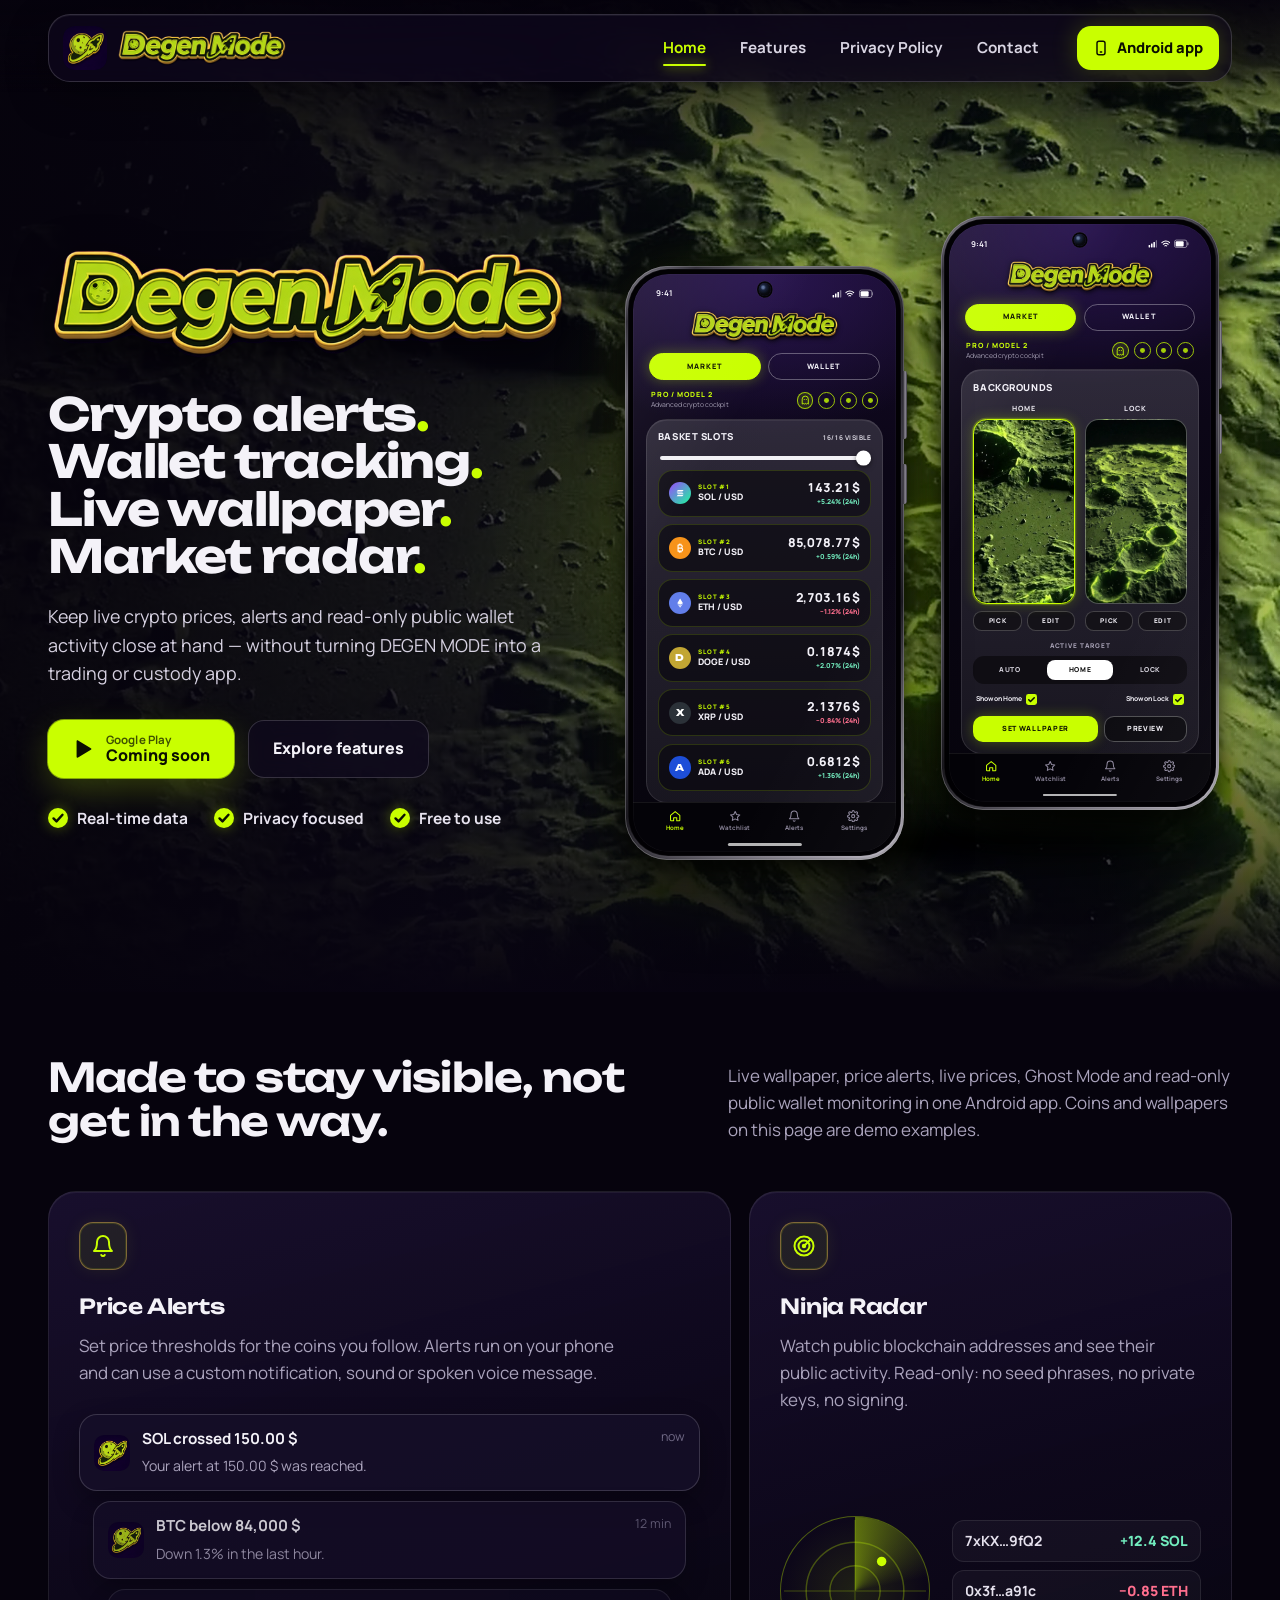
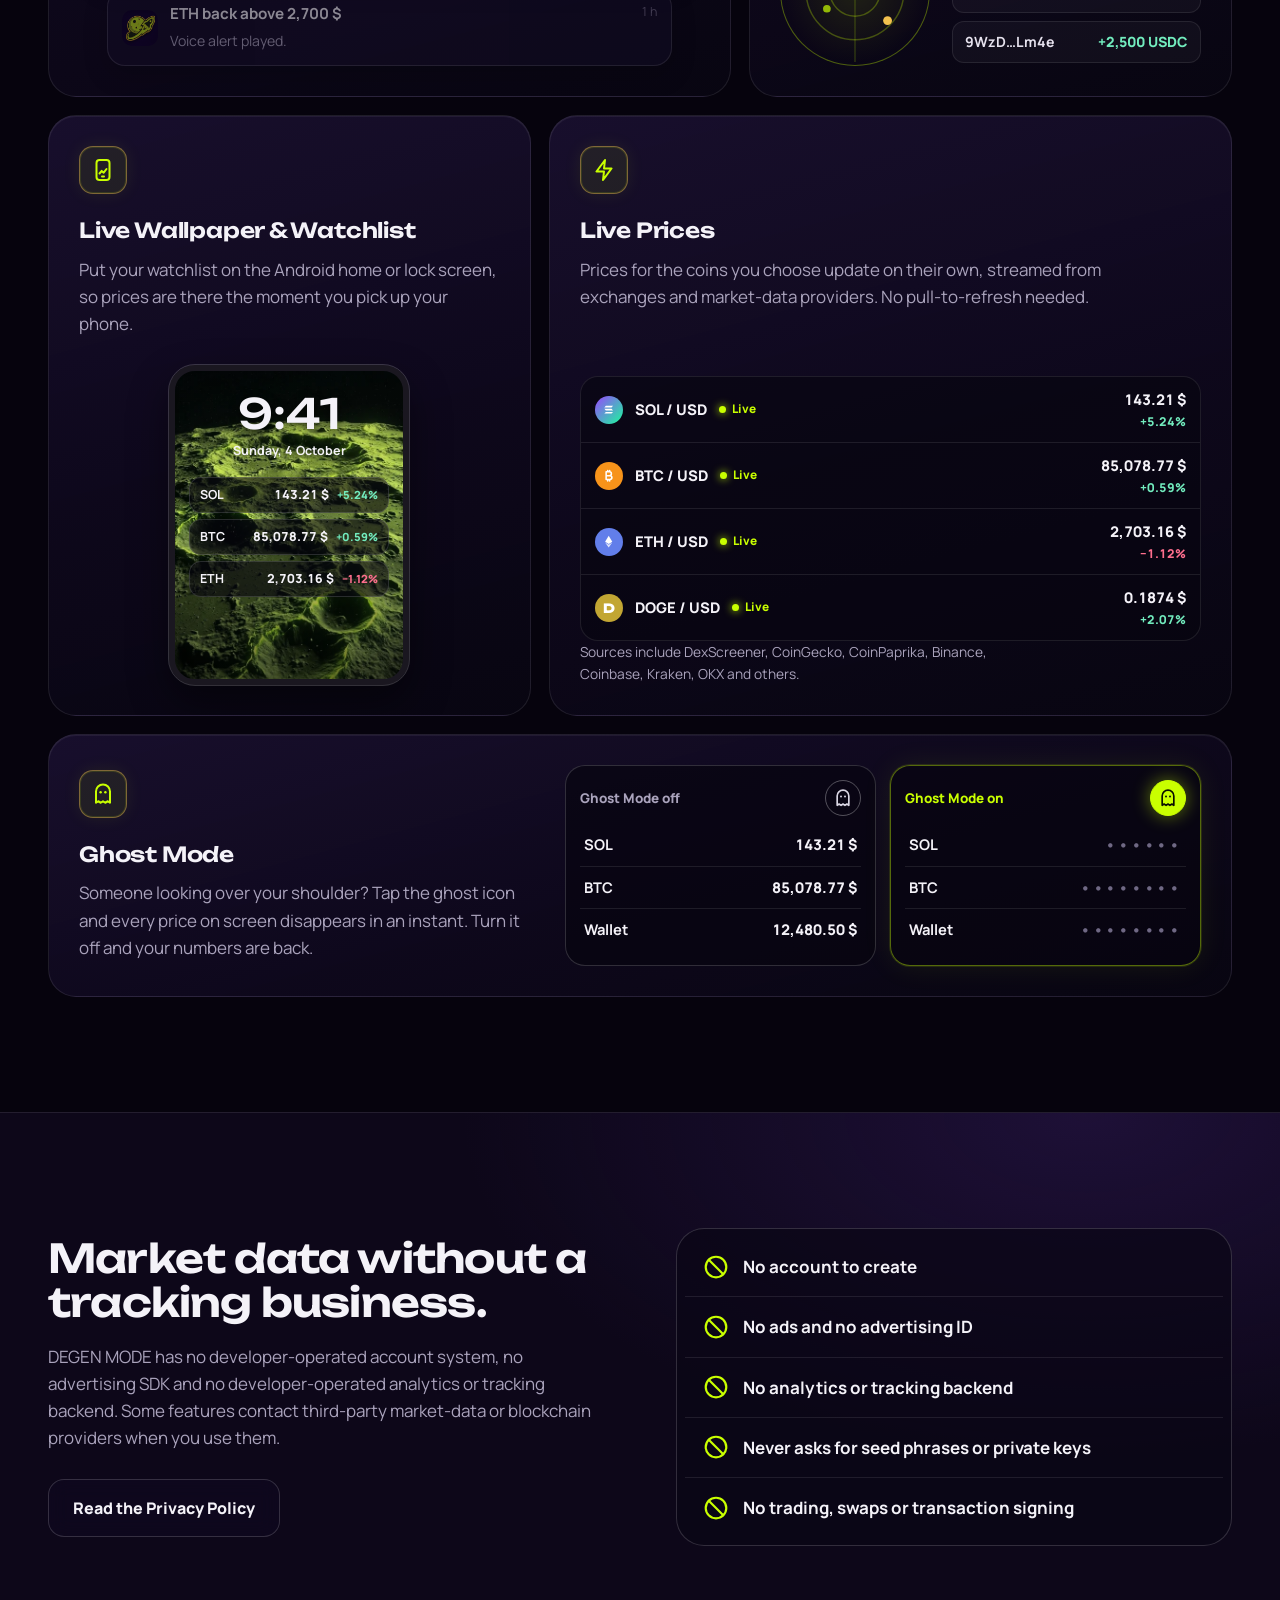
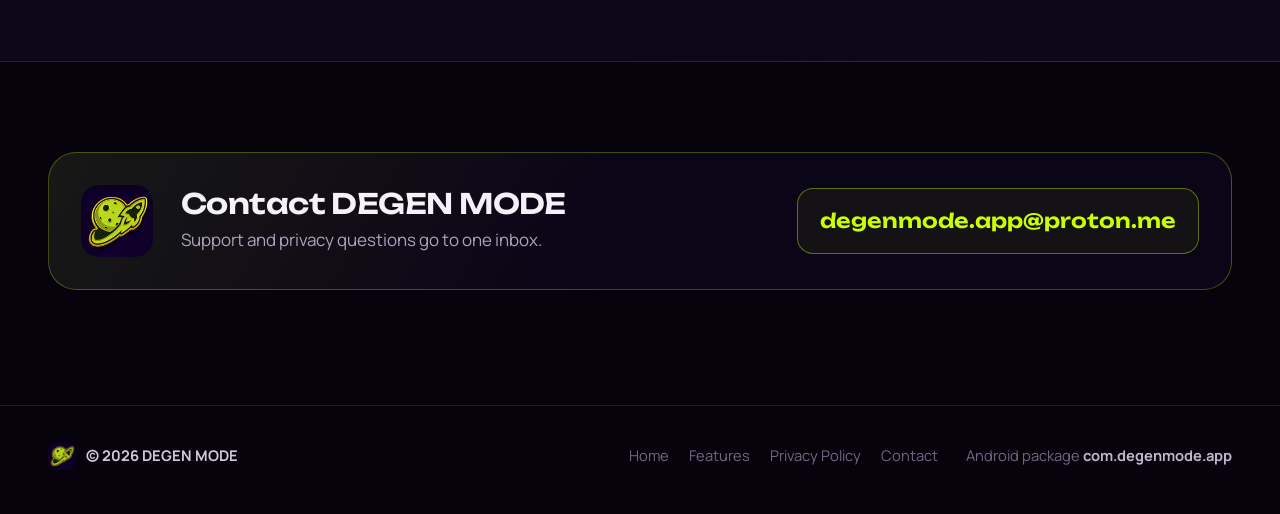
<file: index.html>
<!doctype html>
<html lang="en">
<head>
<meta charset="utf-8">
<meta name="viewport" content="width=device-width,initial-scale=1,viewport-fit=cover">
<title>DEGEN MODE — Crypto alerts, wallet tracking and live wallpaper for Android</title>
<meta name="description" content="DEGEN MODE puts live crypto prices, price alerts and read-only public wallet activity on your Android home and lock screen. No ads, no tracking.">
<meta name="theme-color" content="#06030d">
<meta name="color-scheme" content="dark">
<meta property="og:type" content="website">
<meta property="og:title" content="DEGEN MODE">
<meta property="og:description" content="Crypto alerts, wallet tracking, live wallpaper and market radar for Android.">
<meta property="og:url" content="https://degenmode-app.github.io/degenmode/">
<meta property="og:image" content="https://degenmode-app.github.io/degenmode/og-image.jpg">
<meta name="twitter:card" content="summary_large_image">
<link rel="icon" href="favicon.ico" sizes="any">
<link rel="icon" type="image/png" sizes="32x32" href="favicon-32.png">
<link rel="icon" type="image/png" sizes="192x192" href="icon-192.png">
<link rel="apple-touch-icon" href="apple-touch-icon.png">
<link rel="manifest" href="site.webmanifest">
<link rel="preload" href="unbounded-latin-wght-normal.woff2" as="font" type="font/woff2" crossorigin>
<link rel="preload" href="manrope-latin-wght-normal.woff2" as="font" type="font/woff2" crossorigin>
<link rel="stylesheet" href="styles.css">
</head>
<body>
<a class="skip" href="#main">Skip to content</a>

<header class="site-header">
  <div class="wrap nav">
    <a class="brand" href="index.html" aria-label="DEGEN MODE home">
      <img class="brand-icon" src="app-icon-128.webp" width="44" height="44" alt="">
      <img class="brand-word" src="degenmode-wordmark-820.webp" width="820" height="187" alt="DEGEN MODE">
    </a>
    <nav class="nav-links" aria-label="Main">
      <a href="index.html" aria-current="page">Home</a>
      <a href="#features">Features</a>
      <a href="privacy.html">Privacy Policy</a>
      <a href="#contact">Contact</a>
    </nav>
    <span class="chip-android"><svg viewBox="0 0 24 24" fill="none" stroke="currentColor" stroke-width="2.2" stroke-linecap="round"><rect x="6" y="2" width="12" height="20" rx="3"/><path d="M11 18h2"/></svg>Android app</span>
  </div>
</header>

<main id="main">
<section class="hero">
  <div class="hero-bg" aria-hidden="true"></div>
  <div class="wrap hero-grid">
    <div class="hero-copy">
      <img class="hero-wordmark" src="degenmode-wordmark.webp" srcset="degenmode-wordmark-820.webp 820w, degenmode-wordmark.webp 1647w" sizes="(max-width:600px) 90vw, 520px" width="1647" height="375" alt="DEGEN MODE" fetchpriority="high">
      <h1 class="headline"><span>Crypto alerts<i>.</i></span><span>Wallet tracking<i>.</i></span><span>Live wallpaper<i>.</i></span><span>Market radar<i>.</i></span></h1>
      <p class="lede">Keep live crypto prices, alerts and read-only public wallet activity close at hand — without turning DEGEN MODE into a trading or custody app.</p>
      <div class="cta">
        <span class="btn btn-play" role="note" aria-label="Google Play — coming soon"><svg viewBox="0 0 24 24" aria-hidden="true"><path d="M5 3.6v16.8c0 .8.9 1.3 1.6.9l14-8.4c.7-.4.7-1.4 0-1.8l-14-8.4C5.9 2.3 5 2.8 5 3.6z" fill="currentColor"/></svg><span><small>Google Play</small>Coming soon</span></span>
        <a class="btn btn-ghost" href="#features">Explore features</a>
      </div>
      <ul class="benefits">
        <li>Real-time data</li>
        <li>Privacy focused</li>
        <li>Free to use</li>
      </ul>
    </div>

    <div class="hero-visual">
      <div class="stage">

        <!-- Phone A: basket slots -->
        <div class="phone phone--a" role="img" aria-label="DEGEN MODE app showing basket slots with live SOL, BTC, ETH, DOGE, XRP and ADA prices">
          <span class="hw hw-vol"></span><span class="hw hw-pwr"></span>
          <div class="screen" aria-hidden="true">
            <div class="statusbar"><span>9:41</span><span class="cam"></span><span class="sb-icons"><svg viewBox="0 0 16 16" fill="#fff"><rect x="1" y="10" width="2.6" height="4" rx=".6"/><rect x="5" y="7.5" width="2.6" height="6.5" rx=".6"/><rect x="9" y="5" width="2.6" height="9" rx=".6"/><rect x="13" y="2" width="2.6" height="12" rx=".6" opacity=".4"/></svg><svg viewBox="0 0 16 16" fill="none" stroke="#fff" stroke-width="1.8" stroke-linecap="round"><path d="M1.5 6a9.5 9.5 0 0 1 13 0M4 8.8a6 6 0 0 1 8 0M6.5 11.5a2.4 2.4 0 0 1 3 0"/></svg><svg class="bat" viewBox="0 0 24 14"><rect x=".8" y="1" width="20" height="12" rx="3" fill="none" stroke="#fff" stroke-opacity=".55" stroke-width="1.4"/><rect x="2.6" y="2.8" width="13" height="8.4" rx="1.6" fill="#fff"/><rect x="21.6" y="4.6" width="1.8" height="4.8" rx=".9" fill="#fff" fill-opacity=".55"/></svg></span></div>
            <div class="app-top">
              <img class="app-wm" src="degenmode-wordmark-820.webp" alt="">
              <div class="seg"><span class="on">Market</span><span>Wallet</span></div>
              <div class="pro"><div><b>PRO / MODEL 2</b><small>Advanced crypto cockpit</small></div><div class="dots"><i class="g"><svg viewBox="0 0 24 24" fill="none" stroke="currentColor" stroke-width="2" stroke-linejoin="round"><path d="M12 2.5a7 7 0 0 0-7 7v11.3l2.3-1.6 2.4 1.6 2.3-1.6 2.3 1.6 2.4-1.6 2.3 1.6V9.5a7 7 0 0 0-7-7z"/><circle cx="9.6" cy="10.2" r="1.2" fill="currentColor" stroke="none"/><circle cx="14.4" cy="10.2" r="1.2" fill="currentColor" stroke="none"/></svg></i><i></i><i></i><i></i></div></div>
            </div>
            <div class="panel">
              <div class="panel-h"><b>Basket slots</b><small>16/16 visible</small></div>
              <div class="slider"><i></i></div>

              <div class="slot">
                <div class="slot-top">
                  <span class="coin coin-sol"><svg viewBox="0 0 24 24"><path d="M7.6 6h11.2l-2.4 2.6H5.2zM5.2 10.7h11.2l2.4 2.6H7.6zM7.6 15.4h11.2l-2.4 2.6H5.2z" fill="#fff"/></svg></span>
                  <div class="slot-id"><small>Slot #1</small><b>SOL / USD</b></div>
                  <div class="slot-px"><b>143.21 $</b><small class="up">+5.24% (24h)</small></div>
                </div>
              </div>

              <div class="slot">
                <div class="slot-top">
                  <span class="coin coin-btc"><svg viewBox="0 0 24 24" fill="none" stroke="#fff" stroke-width="2.2" stroke-linecap="round" stroke-linejoin="round"><path d="M8 6h5.2a3 3 0 0 1 0 6H8zM8 12h6a3 3 0 0 1 0 6H8zM8 6v12M10.5 3.8V6M13.5 3.8V6M10.5 18v2.2M13.5 18v2.2"/></svg></span>
                  <div class="slot-id"><small>Slot #2</small><b>BTC / USD</b></div>
                  <div class="slot-px"><b>85,078.77 $</b><small class="up">+0.59% (24h)</small></div>
                </div>
              </div>

              <div class="slot">
                <div class="slot-top">
                  <span class="coin coin-eth"><svg viewBox="0 0 24 24"><path d="M12 2.8l5.6 9.3L12 15.4l-5.6-3.3z" fill="#fff"/><path d="M6.4 13.3 12 21.2l5.6-7.9L12 16.6z" fill="#fff" opacity=".8"/></svg></span>
                  <div class="slot-id"><small>Slot #3</small><b>ETH / USD</b></div>
                  <div class="slot-px"><b>2,703.16 $</b><small class="down">−1.12% (24h)</small></div>
                </div>
              </div>

              <div class="slot">
                <div class="slot-top">
                  <span class="coin coin-doge">D</span>
                  <div class="slot-id"><small>Slot #4</small><b>DOGE / USD</b></div>
                  <div class="slot-px"><b>0.1874 $</b><small class="up">+2.07% (24h)</small></div>
                </div>
              </div>

              <div class="slot">
                <div class="slot-top">
                  <span class="coin coin-xrp">X</span>
                  <div class="slot-id"><small>Slot #5</small><b>XRP / USD</b></div>
                  <div class="slot-px"><b>2.1376 $</b><small class="down">−0.84% (24h)</small></div>
                </div>
              </div>

              <div class="slot">
                <div class="slot-top">
                  <span class="coin coin-ada">A</span>
                  <div class="slot-id"><small>Slot #6</small><b>ADA / USD</b></div>
                  <div class="slot-px"><b>0.6812 $</b><small class="up">+1.36% (24h)</small></div>
                </div>
              </div>
            </div>
            <div class="tabbar"><span class="on"><svg viewBox="0 0 24 24" fill="none" stroke="currentColor" stroke-width="2" stroke-linecap="round" stroke-linejoin="round"><path d="M3 10.5 12 3l9 7.5V20a1 1 0 0 1-1 1h-5v-6H9v6H4a1 1 0 0 1-1-1z"/></svg>Home</span><span><svg viewBox="0 0 24 24" fill="none" stroke="currentColor" stroke-width="2" stroke-linecap="round" stroke-linejoin="round"><path d="m12 3 2.8 5.7 6.2.9-4.5 4.4 1 6.2L12 17.3 6.5 20.2l1-6.2L3 9.6l6.2-.9z"/></svg>Watchlist</span><span><svg viewBox="0 0 24 24" fill="none" stroke="currentColor" stroke-width="2" stroke-linecap="round" stroke-linejoin="round"><path d="M6 8a6 6 0 1 1 12 0c0 7 3 9 3 9H3s3-2 3-9"/><path d="M10.3 21a1.9 1.9 0 0 0 3.4 0"/></svg>Alerts</span><span><svg viewBox="0 0 24 24" fill="none" stroke="currentColor" stroke-width="2" stroke-linecap="round" stroke-linejoin="round"><circle cx="12" cy="12" r="3"/><path d="M19.4 15a1.7 1.7 0 0 0 .3 1.8l.1.1a2 2 0 1 1-2.8 2.8l-.1-.1a1.7 1.7 0 0 0-1.8-.3 1.7 1.7 0 0 0-1 1.5V21a2 2 0 1 1-4 0v-.1a1.7 1.7 0 0 0-1.1-1.5 1.7 1.7 0 0 0-1.8.3l-.1.1a2 2 0 1 1-2.8-2.8l.1-.1a1.7 1.7 0 0 0 .3-1.8 1.7 1.7 0 0 0-1.5-1H3a2 2 0 1 1 0-4h.1a1.7 1.7 0 0 0 1.5-1.1 1.7 1.7 0 0 0-.3-1.8l-.1-.1a2 2 0 1 1 2.8-2.8l.1.1a1.7 1.7 0 0 0 1.8.3H9a1.7 1.7 0 0 0 1-1.5V3a2 2 0 1 1 4 0v.1a1.7 1.7 0 0 0 1 1.5 1.7 1.7 0 0 0 1.8-.3l.1-.1a2 2 0 1 1 2.8 2.8l-.1.1a1.7 1.7 0 0 0-.3 1.8V9a1.7 1.7 0 0 0 1.5 1H21a2 2 0 1 1 0 4h-.1a1.7 1.7 0 0 0-1.5 1z"/></svg>Settings</span></div><span class="gesture"></span>
          </div>
        </div>

        <!-- Phone B: backgrounds -->
        <div class="phone phone--b" role="img" aria-label="DEGEN MODE backgrounds screen with Home and Lock wallpaper previews">
          <span class="hw hw-vol"></span><span class="hw hw-pwr"></span>
          <div class="screen" aria-hidden="true">
            <div class="statusbar"><span>9:41</span><span class="cam"></span><span class="sb-icons"><svg viewBox="0 0 16 16" fill="#fff"><rect x="1" y="10" width="2.6" height="4" rx=".6"/><rect x="5" y="7.5" width="2.6" height="6.5" rx=".6"/><rect x="9" y="5" width="2.6" height="9" rx=".6"/><rect x="13" y="2" width="2.6" height="12" rx=".6" opacity=".4"/></svg><svg viewBox="0 0 16 16" fill="none" stroke="#fff" stroke-width="1.8" stroke-linecap="round"><path d="M1.5 6a9.5 9.5 0 0 1 13 0M4 8.8a6 6 0 0 1 8 0M6.5 11.5a2.4 2.4 0 0 1 3 0"/></svg><svg class="bat" viewBox="0 0 24 14"><rect x=".8" y="1" width="20" height="12" rx="3" fill="none" stroke="#fff" stroke-opacity=".55" stroke-width="1.4"/><rect x="2.6" y="2.8" width="13" height="8.4" rx="1.6" fill="#fff"/><rect x="21.6" y="4.6" width="1.8" height="4.8" rx=".9" fill="#fff" fill-opacity=".55"/></svg></span></div>
            <div class="app-top">
              <img class="app-wm" src="degenmode-wordmark-820.webp" alt="">
              <div class="seg"><span class="on">Market</span><span>Wallet</span></div>
              <div class="pro"><div><b>PRO / MODEL 2</b><small>Advanced crypto cockpit</small></div><div class="dots"><i class="g"><svg viewBox="0 0 24 24" fill="none" stroke="currentColor" stroke-width="2" stroke-linejoin="round"><path d="M12 2.5a7 7 0 0 0-7 7v11.3l2.3-1.6 2.4 1.6 2.3-1.6 2.3 1.6 2.4-1.6 2.3 1.6V9.5a7 7 0 0 0-7-7z"/><circle cx="9.6" cy="10.2" r="1.2" fill="currentColor" stroke="none"/><circle cx="14.4" cy="10.2" r="1.2" fill="currentColor" stroke="none"/></svg></i><i></i><i></i><i></i></div></div>
            </div>
            <div class="panel">
              <div class="panel-h"><b>Backgrounds</b></div>
              <div class="bg-grid">
                <figure class="bg-col">
                  <figcaption>Home</figcaption>
                  <div class="bg-prev bg-home sel"></div>
                  <div class="pe"><span>Pick</span><span>Edit</span></div>
                </figure>
                <figure class="bg-col">
                  <figcaption>Lock</figcaption>
                  <div class="bg-prev bg-lock"></div>
                  <div class="pe"><span>Pick</span><span>Edit</span></div>
                </figure>
              </div>
              <p class="lbl">Active target</p>
              <div class="seg3"><span>Auto</span><span class="on">Home</span><span>Lock</span></div>
              <div class="checks"><span>Show on Home <i class="tick"></i></span><span>Show on Lock <i class="tick"></i></span></div>
              <div class="actions"><span class="set">Set wallpaper</span><span class="prev">Preview</span></div>
            </div>
            <div class="tabbar"><span class="on"><svg viewBox="0 0 24 24" fill="none" stroke="currentColor" stroke-width="2" stroke-linecap="round" stroke-linejoin="round"><path d="M3 10.5 12 3l9 7.5V20a1 1 0 0 1-1 1h-5v-6H9v6H4a1 1 0 0 1-1-1z"/></svg>Home</span><span><svg viewBox="0 0 24 24" fill="none" stroke="currentColor" stroke-width="2" stroke-linecap="round" stroke-linejoin="round"><path d="m12 3 2.8 5.7 6.2.9-4.5 4.4 1 6.2L12 17.3 6.5 20.2l1-6.2L3 9.6l6.2-.9z"/></svg>Watchlist</span><span><svg viewBox="0 0 24 24" fill="none" stroke="currentColor" stroke-width="2" stroke-linecap="round" stroke-linejoin="round"><path d="M6 8a6 6 0 1 1 12 0c0 7 3 9 3 9H3s3-2 3-9"/><path d="M10.3 21a1.9 1.9 0 0 0 3.4 0"/></svg>Alerts</span><span><svg viewBox="0 0 24 24" fill="none" stroke="currentColor" stroke-width="2" stroke-linecap="round" stroke-linejoin="round"><circle cx="12" cy="12" r="3"/><path d="M19.4 15a1.7 1.7 0 0 0 .3 1.8l.1.1a2 2 0 1 1-2.8 2.8l-.1-.1a1.7 1.7 0 0 0-1.8-.3 1.7 1.7 0 0 0-1 1.5V21a2 2 0 1 1-4 0v-.1a1.7 1.7 0 0 0-1.1-1.5 1.7 1.7 0 0 0-1.8.3l-.1.1a2 2 0 1 1-2.8-2.8l.1-.1a1.7 1.7 0 0 0 .3-1.8 1.7 1.7 0 0 0-1.5-1H3a2 2 0 1 1 0-4h.1a1.7 1.7 0 0 0 1.5-1.1 1.7 1.7 0 0 0-.3-1.8l-.1-.1a2 2 0 1 1 2.8-2.8l.1.1a1.7 1.7 0 0 0 1.8.3H9a1.7 1.7 0 0 0 1-1.5V3a2 2 0 1 1 4 0v.1a1.7 1.7 0 0 0 1 1.5 1.7 1.7 0 0 0 1.8-.3l.1-.1a2 2 0 1 1 2.8 2.8l-.1.1a1.7 1.7 0 0 0-.3 1.8V9a1.7 1.7 0 0 0 1.5 1H21a2 2 0 1 1 0 4h-.1a1.7 1.7 0 0 0-1.5 1z"/></svg>Settings</span></div><span class="gesture"></span>
          </div>
        </div>

      </div>
    </div>
  </div>
</section>

<section id="features" class="section">
  <div class="wrap">
    <header class="sec-head">
      <h2>Made to stay visible, not get in the way.</h2>
      <p>Live wallpaper, price alerts, live prices, Ghost Mode and read-only public wallet monitoring in one Android app. Coins and wallpapers on this page are demo examples.</p>
    </header>

    <div class="bento">
      <article class="f f-alerts">
        <div class="f-ico"><svg viewBox="0 0 24 24" fill="none" stroke="currentColor" stroke-width="2" stroke-linecap="round" stroke-linejoin="round"><path d="M6 8a6 6 0 1 1 12 0c0 7 3 9 3 9H3s3-2 3-9"/><path d="M10.3 21a1.9 1.9 0 0 0 3.4 0"/></svg></div>
        <h3>Price Alerts</h3>
        <p>Set price thresholds for the coins you follow. Alerts run on your phone and can use a custom notification, sound or spoken voice message.</p>
        <div class="f-visual">
          <div class="notes">
            <div class="note"><img src="app-icon-128.webp" alt="" width="36" height="36"><div><b>SOL crossed 150.00 $</b><span>Your alert at 150.00 $ was reached.</span></div><time>now</time></div>
            <div class="note"><img src="app-icon-128.webp" alt="" width="36" height="36"><div><b>BTC below 84,000 $</b><span>Down 1.3% in the last hour.</span></div><time>12 min</time></div>
            <div class="note"><img src="app-icon-128.webp" alt="" width="36" height="36"><div><b>ETH back above 2,700 $</b><span>Voice alert played.</span></div><time>1 h</time></div>
          </div>
        </div>
      </article>

      <article class="f f-radar">
        <div class="f-ico"><svg viewBox="0 0 24 24" fill="none" stroke="currentColor" stroke-width="2" stroke-linecap="round"><circle cx="12" cy="12" r="9.5"/><circle cx="12" cy="12" r="5.5"/><circle cx="12" cy="12" r="1.2" fill="currentColor"/><path d="M12 12l6.5-6.5"/></svg></div>
        <h3>Ninja Radar</h3>
        <p>Watch public blockchain addresses and see their public activity. Read-only: no seed phrases, no private keys, no signing.</p>
        <div class="f-visual radar-wrap">
          <div class="radar" aria-hidden="true">
            <span class="sweep"></span>
            <svg viewBox="0 0 100 100" fill="none"><circle cx="50" cy="50" r="33" stroke="rgba(201,255,0,.28)"/><circle cx="50" cy="50" r="17" stroke="rgba(201,255,0,.28)"/><path d="M50 2v96M2 50h96" stroke="rgba(201,255,0,.18)"/><circle cx="68" cy="30" r="3.2" fill="#c9ff00"/><circle cx="31" cy="62" r="2.6" fill="#c9ff00" opacity=".7"/><circle cx="72" cy="70" r="3" fill="#f2c14e"/></svg>
          </div>
          <ul class="activity">
            <li><code>7xKX…9fQ2</code><span class="in">+12.4 SOL</span></li>
            <li><code>0x3f…a91c</code><span class="out">−0.85 ETH</span></li>
            <li><code>9WzD…Lm4e</code><span class="in">+2,500 USDC</span></li>
          </ul>
        </div>
      </article>

      <article class="f f-wall">
        <div class="f-ico"><svg viewBox="0 0 24 24" fill="none" stroke="currentColor" stroke-width="2" stroke-linecap="round" stroke-linejoin="round"><rect x="5.5" y="2" width="13" height="20" rx="3"/><path d="M8.5 15.5l2.2-2.6 2 1.8 2.8-3.7"/><path d="M11 18.6h2"/></svg></div>
        <h3>Live Wallpaper &amp; Watchlist</h3>
        <p>Put your watchlist on the Android home or lock screen, so prices are there the moment you pick up your phone.</p>
        <div class="f-visual">
          <div class="wall-demo" aria-hidden="true">
            <div class="wall-screen">
              <div class="wall-clock">9:41</div>
              <div class="wall-date">Sunday, 4 October</div>
              <div class="wall-list">
                <div><b>SOL</b><span>143.21 $</span><small class="up">+5.24%</small></div>
                <div><b>BTC</b><span>85,078.77 $</span><small class="up">+0.59%</small></div>
                <div><b>ETH</b><span>2,703.16 $</span><small class="down">−1.12%</small></div>
              </div>
            </div>
          </div>
        </div>
      </article>

      <article class="f f-prices">
        <div class="f-ico"><svg viewBox="0 0 24 24" fill="none" stroke="currentColor" stroke-width="2" stroke-linecap="round" stroke-linejoin="round"><path d="M13 2 4.5 13.5H12L11 22l8.5-11.5H12z"/></svg></div>
        <h3>Live Prices</h3>
        <p>Prices for the coins you choose update on their own, streamed from exchanges and market-data providers. No pull-to-refresh needed.</p>
        <div class="f-visual">
          <ul class="watch">
            <li><span class="coin coin-sol"><svg viewBox="0 0 24 24"><path d="M7.6 6h11.2l-2.4 2.6H5.2zM5.2 10.7h11.2l2.4 2.6H7.6zM7.6 15.4h11.2l-2.4 2.6H5.2z" fill="#fff"/></svg></span><b>SOL / USD</b><span class="live">Live</span><span class="px">143.21 $<small class="up">+5.24%</small></span></li>
            <li><span class="coin coin-btc"><svg viewBox="0 0 24 24" fill="none" stroke="#fff" stroke-width="2.4" stroke-linecap="round" stroke-linejoin="round"><path d="M8 6h5.2a3 3 0 0 1 0 6H8zM8 12h6a3 3 0 0 1 0 6H8zM8 6v12M10.5 3.8V6M13.5 3.8V6M10.5 18v2.2M13.5 18v2.2"/></svg></span><b>BTC / USD</b><span class="live">Live</span><span class="px">85,078.77 $<small class="up">+0.59%</small></span></li>
            <li><span class="coin coin-eth"><svg viewBox="0 0 24 24"><path d="M12 2.8l5.6 9.3L12 15.4l-5.6-3.3z" fill="#fff"/><path d="M6.4 13.3 12 21.2l5.6-7.9L12 16.6z" fill="#fff" opacity=".8"/></svg></span><b>ETH / USD</b><span class="live">Live</span><span class="px">2,703.16 $<small class="down">−1.12%</small></span></li>
            <li><span class="coin coin-doge">D</span><b>DOGE / USD</b><span class="live">Live</span><span class="px">0.1874 $<small class="up">+2.07%</small></span></li>
          </ul>
          <p class="providers">Sources include DexScreener, CoinGecko, CoinPaprika, Binance, Coinbase, Kraken, OKX and others.</p>
        </div>
      </article>

      <article class="f f-ghost">
        <div class="ghost-copy">
          <div class="f-ico"><svg viewBox="0 0 24 24" fill="none" stroke="currentColor" stroke-width="2" stroke-linejoin="round"><path d="M12 2.5a7 7 0 0 0-7 7v11.3l2.3-1.6 2.4 1.6 2.3-1.6 2.3 1.6 2.4-1.6 2.3 1.6V9.5a7 7 0 0 0-7-7z"/><circle cx="9.6" cy="10.2" r="1.2" fill="currentColor" stroke="none"/><circle cx="14.4" cy="10.2" r="1.2" fill="currentColor" stroke="none"/></svg></div>
          <h3>Ghost Mode</h3>
          <p>Someone looking over your shoulder? Tap the ghost icon and every price on screen disappears in an instant. Turn it off and your numbers are back.</p>
        </div>
        <div class="ghost-demo" aria-hidden="true">
          <div class="ghost-panel">
            <div class="ghost-head"><span>Ghost Mode off</span><i class="ghost-btn"><svg viewBox="0 0 24 24" fill="none" stroke="currentColor" stroke-width="2" stroke-linejoin="round"><path d="M12 2.5a7 7 0 0 0-7 7v11.3l2.3-1.6 2.4 1.6 2.3-1.6 2.3 1.6 2.4-1.6 2.3 1.6V9.5a7 7 0 0 0-7-7z"/><circle cx="9.6" cy="10.2" r="1.2" fill="currentColor" stroke="none"/><circle cx="14.4" cy="10.2" r="1.2" fill="currentColor" stroke="none"/></svg></i></div>
            <div class="ghost-row"><b>SOL</b><span>143.21 $</span></div>
            <div class="ghost-row"><b>BTC</b><span>85,078.77 $</span></div>
            <div class="ghost-row"><b>Wallet</b><span>12,480.50 $</span></div>
          </div>
          <div class="ghost-panel is-on">
            <div class="ghost-head"><span>Ghost Mode on</span><i class="ghost-btn"><svg viewBox="0 0 24 24" fill="none" stroke="currentColor" stroke-width="2" stroke-linejoin="round"><path d="M12 2.5a7 7 0 0 0-7 7v11.3l2.3-1.6 2.4 1.6 2.3-1.6 2.3 1.6 2.4-1.6 2.3 1.6V9.5a7 7 0 0 0-7-7z"/><circle cx="9.6" cy="10.2" r="1.2" fill="currentColor" stroke="none"/><circle cx="14.4" cy="10.2" r="1.2" fill="currentColor" stroke="none"/></svg></i></div>
            <div class="ghost-row"><b>SOL</b><span class="masked">••••••</span></div>
            <div class="ghost-row"><b>BTC</b><span class="masked">••••••••</span></div>
            <div class="ghost-row"><b>Wallet</b><span class="masked">••••••••</span></div>
          </div>
        </div>
      </article>
    </div>
  </div>
</section>

<section class="section privacy-band" aria-labelledby="privacy-h">
  <div class="wrap privacy-grid">
    <div>
      <h2 id="privacy-h">Market data without a tracking business.</h2>
      <p>DEGEN MODE has no developer-operated account system, no advertising SDK and no developer-operated analytics or tracking backend. Some features contact third-party market-data or blockchain providers when you use them.</p>
      <a class="btn btn-ghost" href="privacy.html">Read the Privacy Policy</a>
    </div>
    <ul class="nots">
      <li><svg viewBox="0 0 24 24" fill="none" stroke="currentColor" stroke-width="2" stroke-linecap="round" aria-hidden="true"><circle cx="12" cy="12" r="9.5"/><path d="M5.3 5.3l13.4 13.4"/></svg>No account to create</li>
      <li><svg viewBox="0 0 24 24" fill="none" stroke="currentColor" stroke-width="2" stroke-linecap="round" aria-hidden="true"><circle cx="12" cy="12" r="9.5"/><path d="M5.3 5.3l13.4 13.4"/></svg>No ads and no advertising ID</li>
      <li><svg viewBox="0 0 24 24" fill="none" stroke="currentColor" stroke-width="2" stroke-linecap="round" aria-hidden="true"><circle cx="12" cy="12" r="9.5"/><path d="M5.3 5.3l13.4 13.4"/></svg>No analytics or tracking backend</li>
      <li><svg viewBox="0 0 24 24" fill="none" stroke="currentColor" stroke-width="2" stroke-linecap="round" aria-hidden="true"><circle cx="12" cy="12" r="9.5"/><path d="M5.3 5.3l13.4 13.4"/></svg>Never asks for seed phrases or private keys</li>
      <li><svg viewBox="0 0 24 24" fill="none" stroke="currentColor" stroke-width="2" stroke-linecap="round" aria-hidden="true"><circle cx="12" cy="12" r="9.5"/><path d="M5.3 5.3l13.4 13.4"/></svg>No trading, swaps or transaction signing</li>
    </ul>
  </div>
</section>

<section id="contact" class="section">
  <div class="wrap contact-card">
    <img src="app-icon-128.webp" width="72" height="72" alt="">
    <div>
      <h2>Contact DEGEN MODE</h2>
      <p>Support and privacy questions go to one inbox.</p>
    </div>
    <a class="mail" href="mailto:degenmode.app@proton.me">degenmode.app@proton.me</a>
  </div>
</section>
</main>

<footer class="site-footer">
  <div class="wrap foot">
    <span class="brand-mini"><img src="app-icon-128.webp" alt="" width="28" height="28">© 2026 DEGEN MODE</span>
    <nav aria-label="Footer"><a href="index.html">Home</a><a href="#features">Features</a><a href="privacy.html">Privacy Policy</a><a href="#contact">Contact</a></nav>
    <span>Android package <code>com.degenmode.app</code></span>
  </div>
</footer>
</body>
</html>
</file>
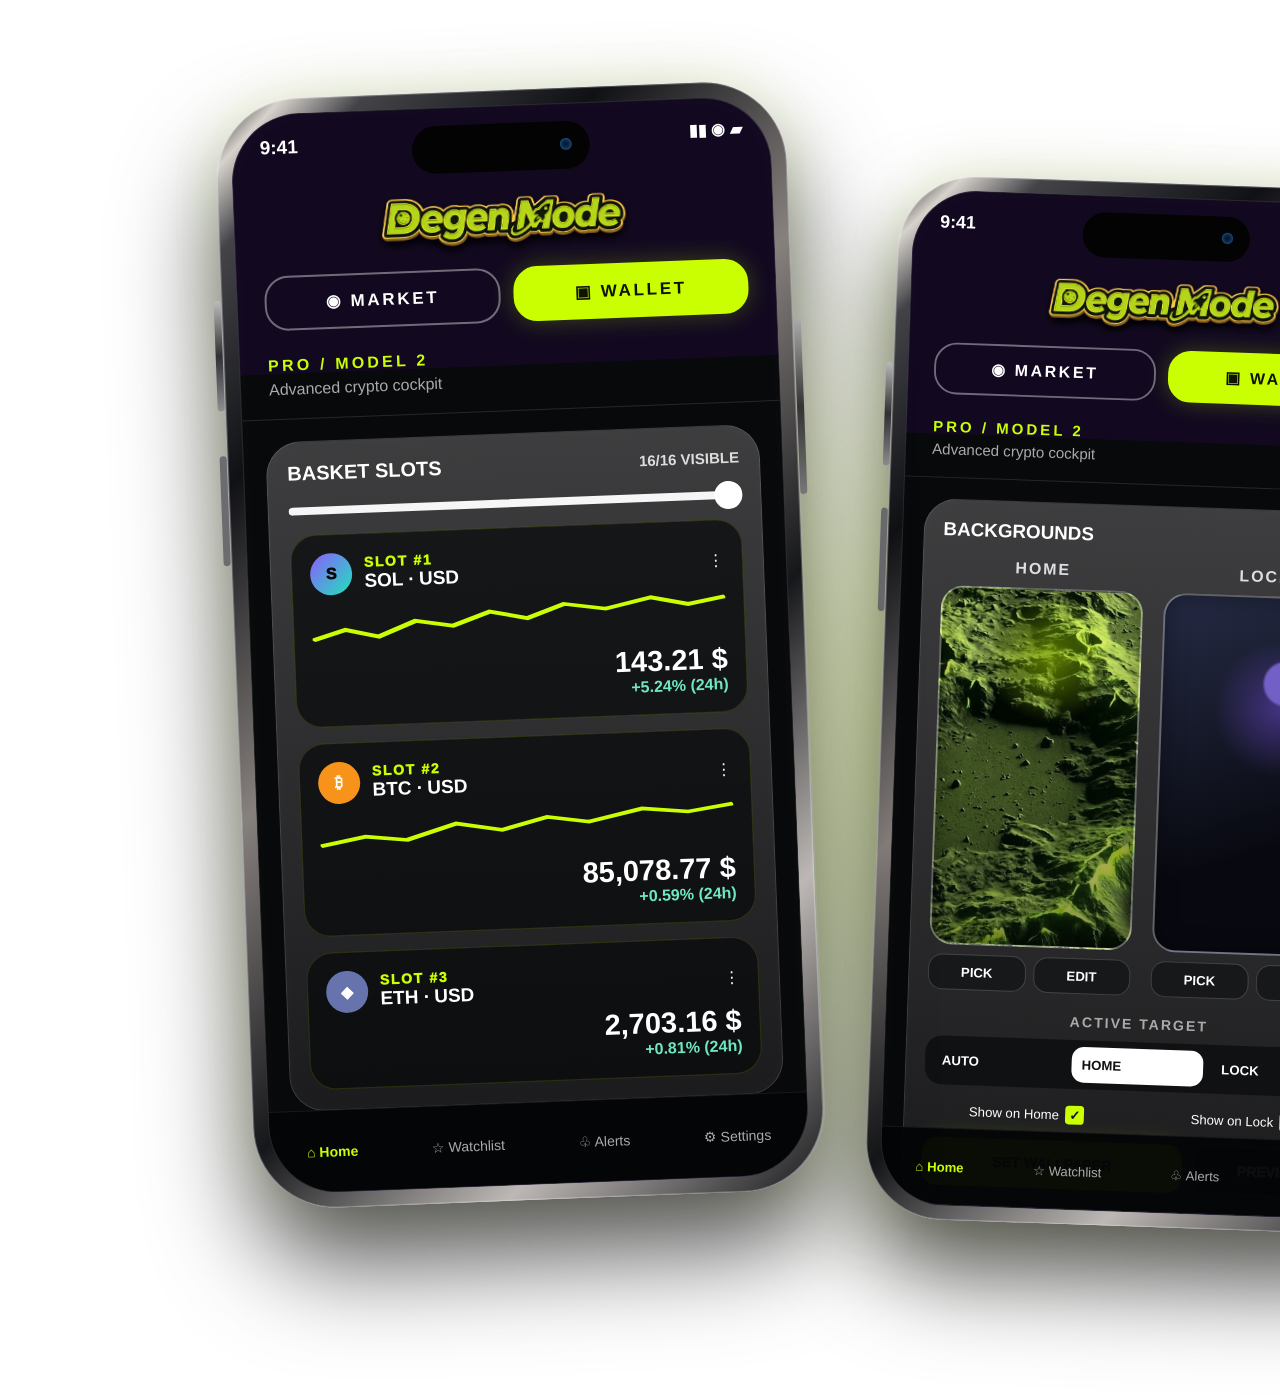
<file: phones_render.html>
<!doctype html><html><head><meta charset="utf-8"><style>
html,body{margin:0;width:1800px;height:1400px;background:transparent;overflow:hidden;font-family:Inter,Arial,Helvetica,sans-serif;color:#fff}
*{box-sizing:border-box}.stage{position:relative;width:1800px;height:1400px}
.phone{position:absolute;width:570px;height:1110px;border-radius:82px;padding:15px;background:linear-gradient(135deg,#08090b 0%,#d7d2cc 4%,#434348 9%,#101115 23%,#87817e 43%,#16171a 63%,#bdb8b5 81%,#18191c 100%);box-shadow:0 55px 100px rgba(0,0,0,.68),0 0 0 2px rgba(255,255,255,.45),inset 0 0 0 1px rgba(255,255,255,.25),0 0 55px rgba(201,255,0,.14)}
.phone.front{left:235px;top:90px;transform:rotate(-2.2deg);z-index:3}.phone.back{left:865px;top:150px;transform:rotate(2deg) scale(.94);z-index:2}
.phone:before{content:"";position:absolute;left:-8px;top:200px;width:7px;height:110px;border-radius:5px;background:linear-gradient(#bbb,#303035,#8f8f92);box-shadow:0 155px 0 #6c6c70}.phone:after{content:"";position:absolute;right:-8px;top:240px;width:7px;height:175px;border-radius:5px;background:linear-gradient(#aaa,#333,#777)}
.screen{height:100%;border-radius:69px;overflow:hidden;position:relative;background:linear-gradient(180deg,#120920 0 24%,#08090b 24% 100%);border:1px solid rgba(255,255,255,.13);box-shadow:inset 0 0 40px rgba(255,255,255,.02)}
.island{position:absolute;top:17px;left:50%;transform:translateX(-50%);width:178px;height:48px;border-radius:28px;background:#030304;z-index:10}.camera{position:absolute;right:18px;top:17px;width:12px;height:12px;border-radius:50%;background:#09152a;box-shadow:inset 0 0 5px #2470b5}
.status{height:68px;padding:22px 28px 0;display:flex;justify-content:space-between;font-size:19px;font-weight:800}.status .icons{font-size:16px}
.apphead{padding:7px 27px 14px}.app-logo{display:block;width:250px;height:78px;object-fit:contain;margin:0 auto 8px;filter:drop-shadow(0 3px 4px #000)}
.tabs{display:grid;grid-template-columns:1fr 1fr;gap:13px}.tab{padding:15px 8px;border:2px solid rgba(255,255,255,.4);border-radius:24px;text-align:center;font-size:17px;font-weight:900;letter-spacing:.16em}.tab.on{background:#c9ff00;color:#101300;border-color:#c9ff00;box-shadow:0 0 24px rgba(201,255,0,.24)}
.pro{padding:12px 28px 20px;border-bottom:1px solid rgba(255,255,255,.12)}.pro b{color:#c9ff00;font-size:16px;letter-spacing:.20em}.pro p{margin:6px 0 0;color:#aaa;font-size:16px}
.body{padding:22px}.card{background:linear-gradient(180deg,rgba(72,72,74,.84),rgba(31,31,33,.86));border:1px solid rgba(255,255,255,.13);border-radius:35px;padding:20px;box-shadow:inset 0 0 25px rgba(255,255,255,.02)}
.title{display:flex;justify-content:space-between;align-items:center;font-size:20px;font-weight:900}.small{font-size:15px;color:#ddd}.slider{height:8px;border-radius:99px;background:#f6f6f6;margin:22px 0 20px;position:relative}.slider:after{content:"";position:absolute;width:28px;height:28px;border-radius:50%;right:-2px;top:50%;transform:translateY(-50%);background:#fff}
.slot{background:rgba(8,9,10,.70);border:1px solid rgba(201,255,0,.14);border-radius:26px;padding:18px;margin-top:16px}.row{display:flex;justify-content:space-between;align-items:center}.slotnum{color:#c9ff00;font-weight:1000;font-size:14px;letter-spacing:.12em}.coin{font-size:19px;font-weight:900}.price{font-size:29px;font-weight:900;text-align:right;margin-top:6px}.chg{font-size:16px;color:#70e8bf;text-align:right;font-weight:800}.spark{height:48px;margin-top:8px}.spark svg{width:100%;height:100%}
.coinicon{width:42px;height:42px;border-radius:50%;display:grid;place-items:center;font-weight:1000;margin-right:12px}.sol{background:linear-gradient(135deg,#8c5cff,#1fe3bb);color:#050505}.btc{background:#f7931a}.eth{background:#6673ad}.coinleft{display:flex;align-items:center}
.foot{position:absolute;bottom:0;left:0;right:0;height:82px;background:rgba(5,6,7,.97);border-top:1px solid rgba(255,255,255,.08);display:flex;justify-content:space-around;align-items:center;font-size:14px;color:#aaa}.foot .on{color:#c9ff00;font-weight:900}
.bgcols{display:grid;grid-template-columns:1fr 1fr;gap:22px;margin-top:18px}.bgcol{text-align:center}.lbl{font-size:17px;font-weight:900;letter-spacing:.12em;color:#dedee1;margin-bottom:10px}.thumb{width:100%;aspect-ratio:9/16;border-radius:24px;border:2px solid rgba(255,255,255,.36);overflow:hidden;position:relative;box-shadow:inset 0 0 25px rgba(0,0,0,.38)}
.homebg{background:radial-gradient(circle at 55% 19%,rgba(201,255,0,.45),transparent 21%),linear-gradient(180deg,rgba(4,7,4,.05),rgba(4,7,4,.42)),url('moon-bg-4k.jpg') center/cover}.lockbg{background:radial-gradient(circle at 62% 24%,#7360c6 0 7%,transparent 8%),radial-gradient(circle at 60% 31%,rgba(110,75,210,.52),transparent 25%),linear-gradient(160deg,#252b45,#080910 68%)}
.pick{display:grid;grid-template-columns:1fr 1fr;gap:8px;margin-top:10px}.mini{padding:10px 0;border-radius:15px;background:#17181a;border:1px solid rgba(255,255,255,.18);font-size:14px;font-weight:900}.active{text-align:center;color:#aaa;margin:21px 0 11px;font-size:15px;font-weight:900;letter-spacing:.14em}.target{display:grid;grid-template-columns:repeat(3,1fr);gap:8px;background:#101113;padding:7px;border-radius:18px}.target div{padding:11px;border-radius:13px;font-size:14px;font-weight:900}.target .on{background:#fff;color:#111}.checks{display:grid;grid-template-columns:1fr 1fr;gap:12px;margin-top:18px;font-size:14px}.check{display:flex;justify-content:center;align-items:center;gap:7px}.tick{width:20px;height:20px;border-radius:4px;background:#c9ff00;color:#111;font-weight:1000;display:grid;place-items:center}.actions{display:grid;grid-template-columns:1.35fr .8fr;gap:11px;margin-top:18px}.set,.preview{padding:16px 5px;border-radius:16px;text-align:center;font-size:15px;font-weight:1000}.set{background:#c9ff00;color:#111;box-shadow:0 0 24px rgba(201,255,0,.22)}.preview{background:#0e0f11;border:1px solid rgba(255,255,255,.28)}
.glow{position:absolute;inset:200px 170px 90px 390px;background:radial-gradient(circle,rgba(201,255,0,.25),transparent 65%);filter:blur(28px);z-index:1}
</style></head><body><div class="stage"><div class="glow"></div>
<div class="phone front"><div class="screen"><div class="island"><div class="camera"></div></div><div class="status"><span>9:41</span><span class="icons">▮▮ ◉ ▰</span></div><div class="apphead"><img class="app-logo" src="degenmode-wordmark-exact.png"><div class="tabs"><div class="tab">◉ MARKET</div><div class="tab on">▣ WALLET</div></div></div><div class="pro"><b>PRO / MODEL 2</b><p>Advanced crypto cockpit</p></div><div class="body"><div class="card"><div class="title"><span>BASKET SLOTS</span><span class="small">16/16 VISIBLE</span></div><div class="slider"></div>
<div class="slot"><div class="row"><div class="coinleft"><div class="coinicon sol">S</div><div><div class="slotnum">SLOT #1</div><div class="coin">SOL · USD</div></div></div><div>⋮</div></div><div class="spark"><svg viewBox="0 0 100 30" preserveAspectRatio="none"><polyline fill="none" stroke="#c9ff00" stroke-width="2.2" points="0,23 8,17 16,22 25,13 34,17 43,9 52,14 61,6 71,10 82,4 91,9 100,5"/></svg></div><div class="price">143.21 $</div><div class="chg">+5.24% (24h)</div></div>
<div class="slot"><div class="row"><div class="coinleft"><div class="coinicon btc">₿</div><div><div class="slotnum">SLOT #2</div><div class="coin">BTC · USD</div></div></div><div>⋮</div></div><div class="spark"><svg viewBox="0 0 100 30" preserveAspectRatio="none"><polyline fill="none" stroke="#c9ff00" stroke-width="2.2" points="0,21 11,16 21,19 33,10 44,15 55,8 65,12 78,5 89,8 100,4"/></svg></div><div class="price">85,078.77 $</div><div class="chg">+0.59% (24h)</div></div>
<div class="slot"><div class="row"><div class="coinleft"><div class="coinicon eth">◆</div><div><div class="slotnum">SLOT #3</div><div class="coin">ETH · USD</div></div></div><div>⋮</div></div><div class="price">2,703.16 $</div><div class="chg">+0.81% (24h)</div></div>
</div></div><div class="foot"><span class="on">⌂ Home</span><span>☆ Watchlist</span><span>♧ Alerts</span><span>⚙ Settings</span></div></div></div>
<div class="phone back"><div class="screen"><div class="island"><div class="camera"></div></div><div class="status"><span>9:41</span><span class="icons">▮▮ ◉ ▰</span></div><div class="apphead"><img class="app-logo" src="degenmode-wordmark-exact.png"><div class="tabs"><div class="tab">◉ MARKET</div><div class="tab on">▣ WALLET</div></div></div><div class="pro"><b>PRO / MODEL 2</b><p>Advanced crypto cockpit</p></div><div class="body"><div class="card"><div class="title"><span>BACKGROUNDS</span><span></span></div><div class="bgcols"><div class="bgcol"><div class="lbl">HOME</div><div class="thumb homebg"></div><div class="pick"><div class="mini">PICK</div><div class="mini">EDIT</div></div></div><div class="bgcol"><div class="lbl">LOCK</div><div class="thumb lockbg"></div><div class="pick"><div class="mini">PICK</div><div class="mini">EDIT</div></div></div></div><div class="active">ACTIVE TARGET</div><div class="target"><div>AUTO</div><div class="on">HOME</div><div>LOCK</div></div><div class="checks"><div class="check">Show on Home <span class="tick">✓</span></div><div class="check">Show on Lock <span class="tick">✓</span></div></div><div class="actions"><div class="set">SET WALLPAPER</div><div class="preview">PREVIEW</div></div></div></div><div class="foot"><span class="on">⌂ Home</span><span>☆ Watchlist</span><span>♧ Alerts</span><span>⚙ Settings</span></div></div></div>
</div></body></html>
</file>
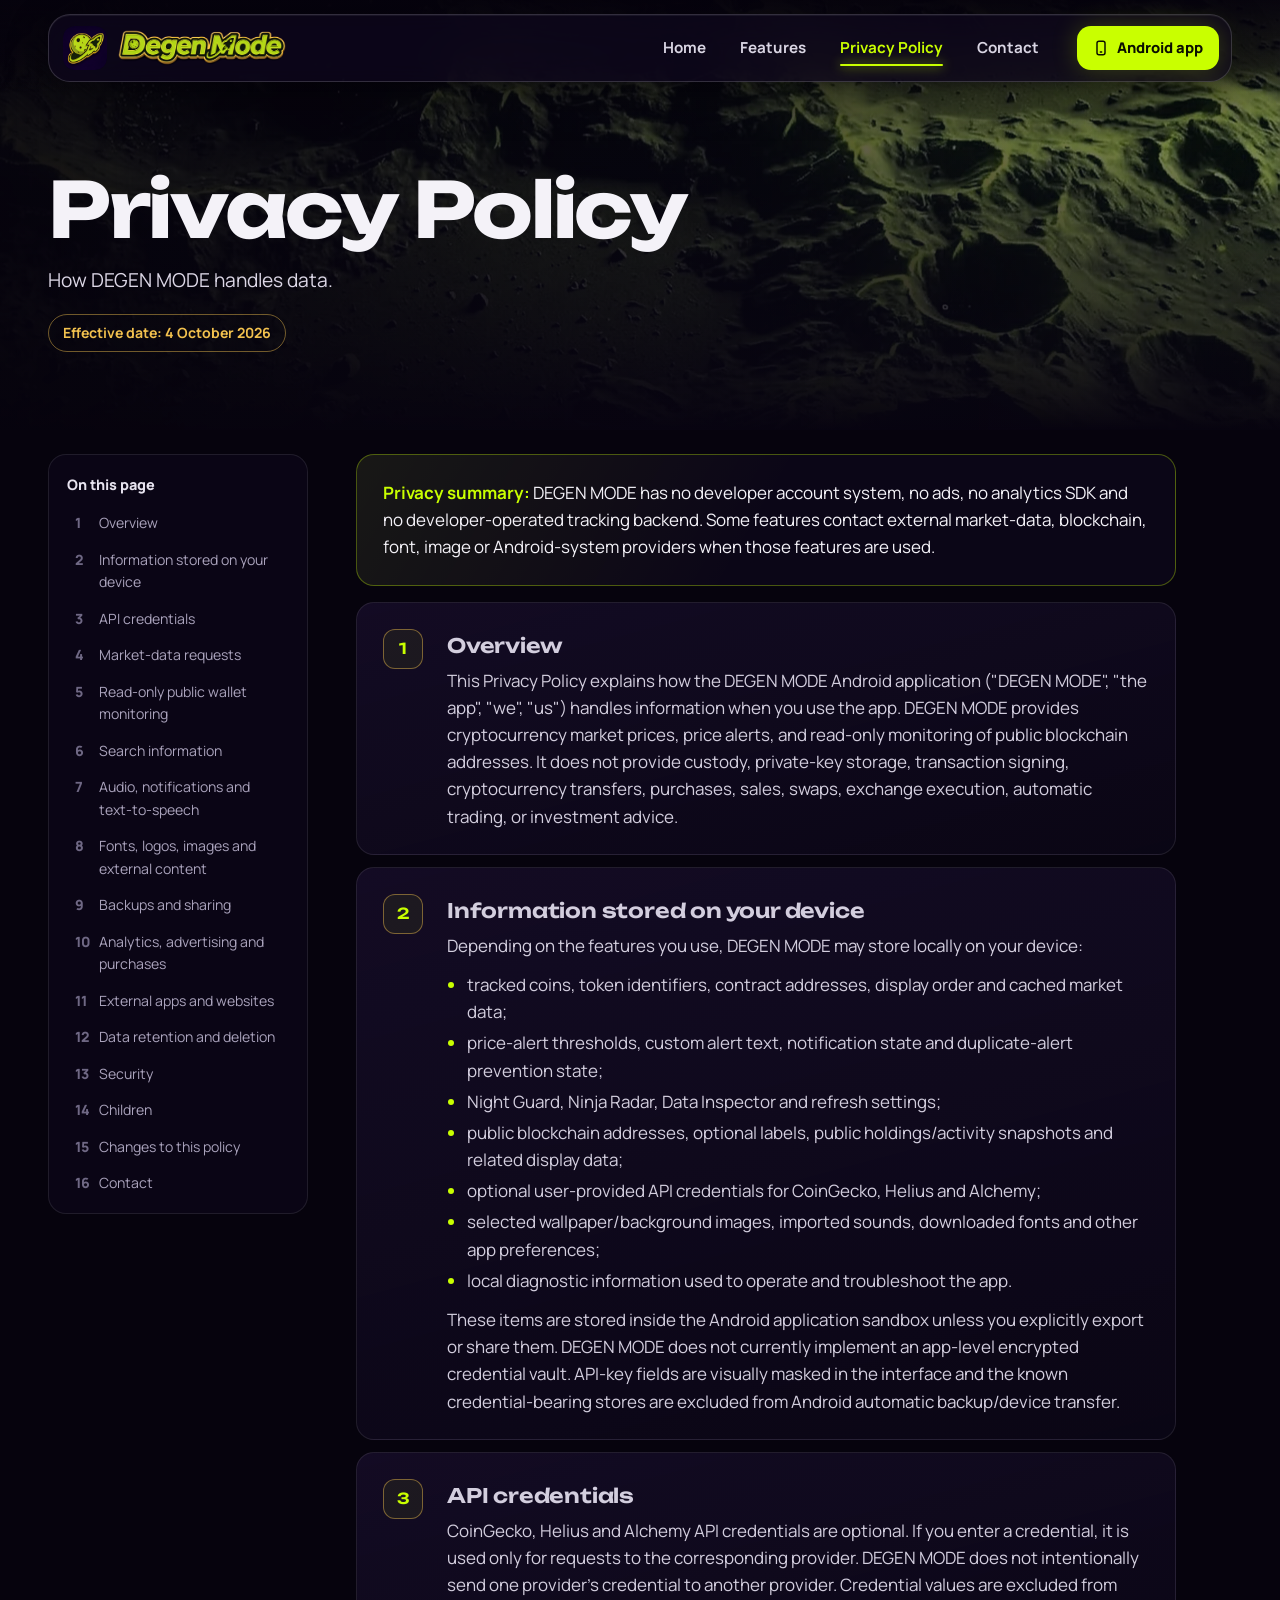
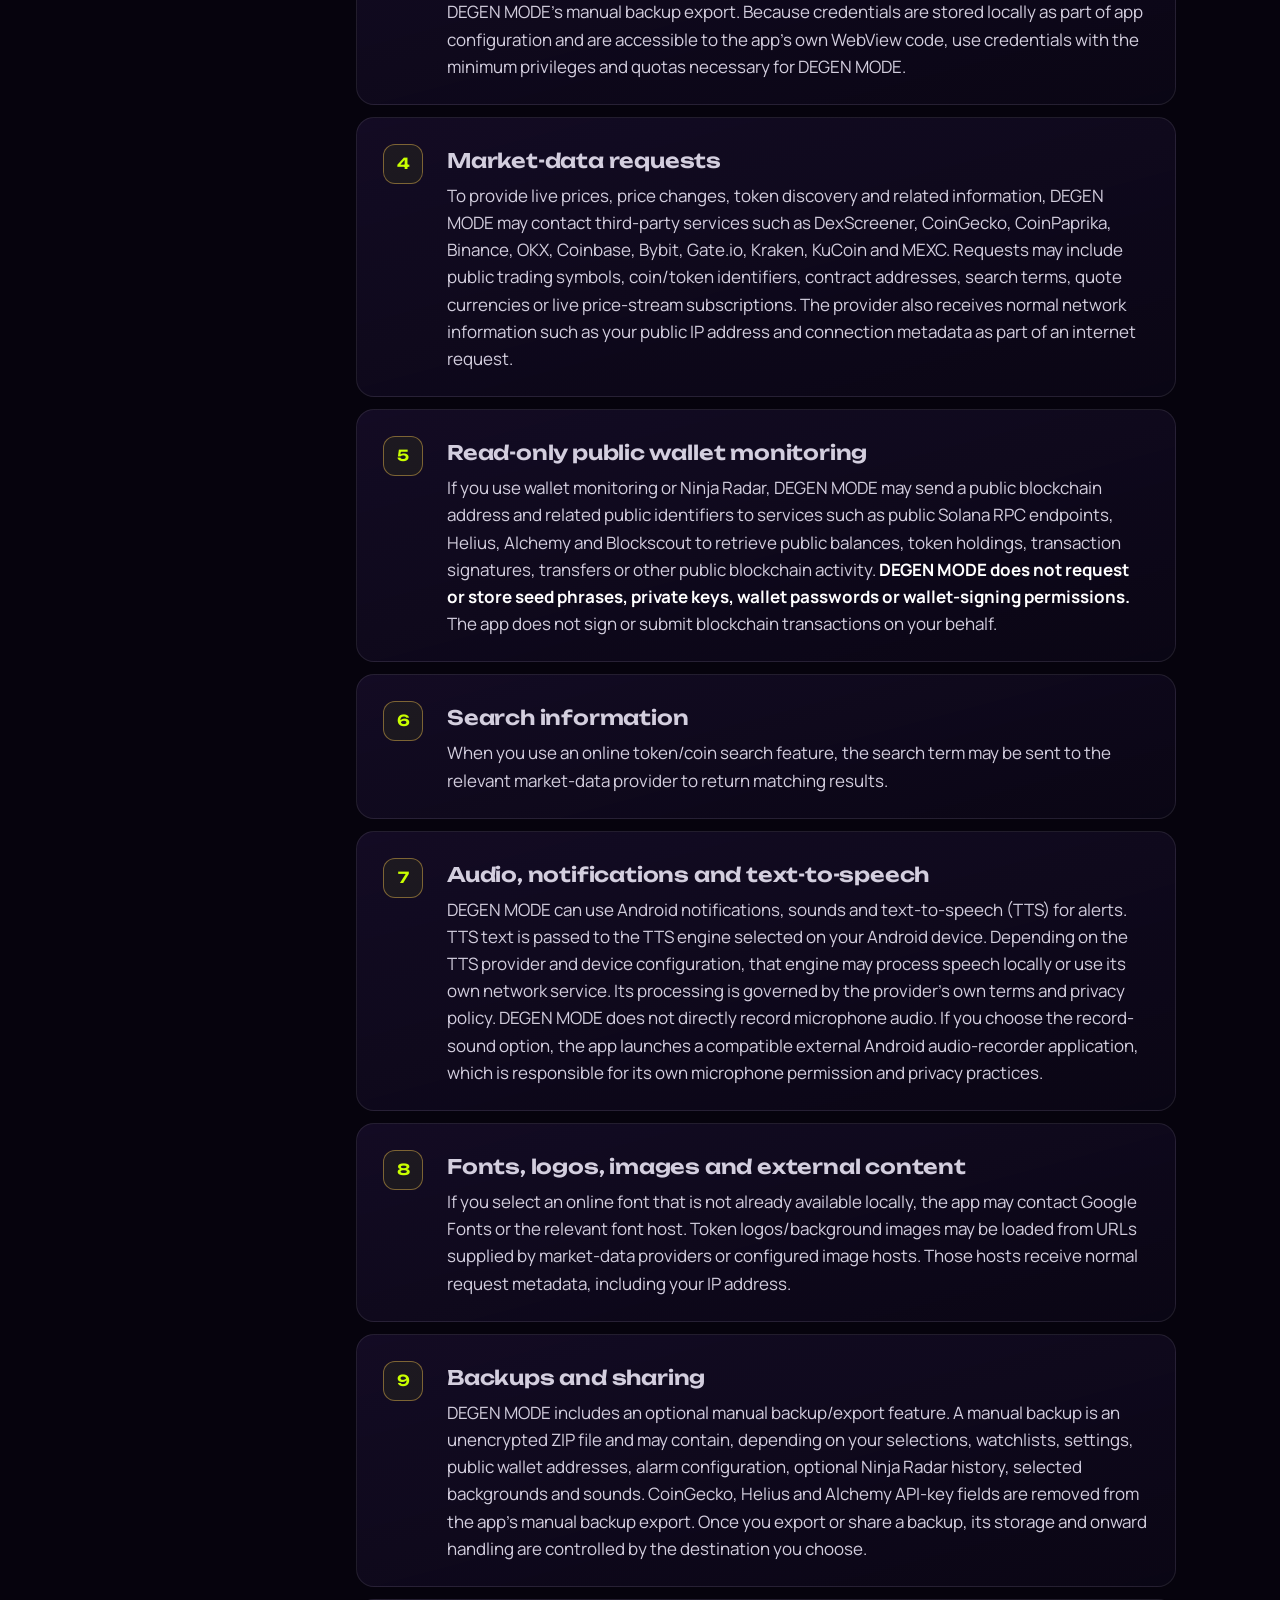
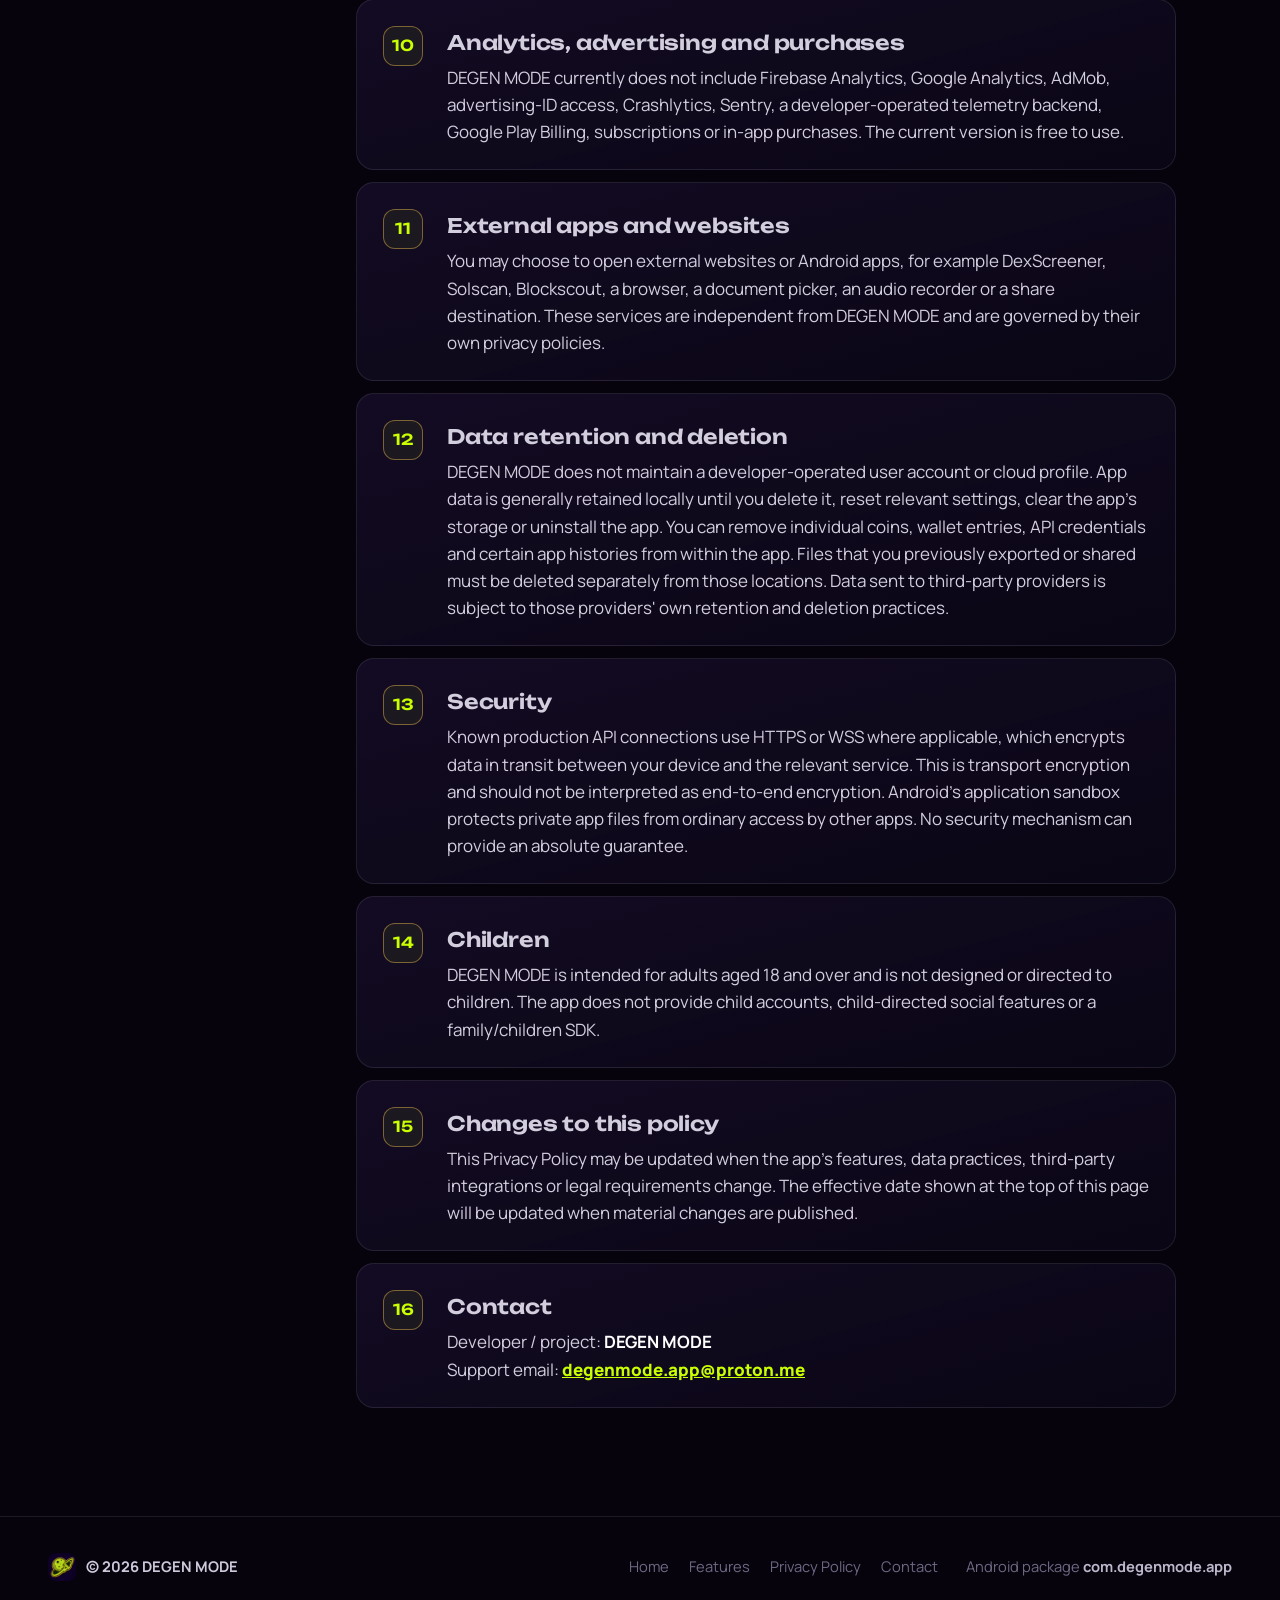
<file: privacy.html>
<!doctype html>
<html lang="en">
<head>
<meta charset="utf-8">
<meta name="viewport" content="width=device-width,initial-scale=1,viewport-fit=cover">
<title>Privacy Policy — DEGEN MODE</title>
<meta name="description" content="Privacy Policy for the DEGEN MODE Android application.">
<meta name="theme-color" content="#06030d">
<meta name="color-scheme" content="dark">
<meta property="og:type" content="website">
<meta property="og:title" content="Privacy Policy — DEGEN MODE">
<meta property="og:description" content="Crypto alerts, wallet tracking, live wallpaper and market radar for Android.">
<meta property="og:url" content="https://degenmode-app.github.io/degenmode/privacy.html">
<meta property="og:image" content="https://degenmode-app.github.io/degenmode/og-image.jpg">
<meta name="twitter:card" content="summary_large_image">
<link rel="icon" href="favicon.ico" sizes="any">
<link rel="icon" type="image/png" sizes="32x32" href="favicon-32.png">
<link rel="icon" type="image/png" sizes="192x192" href="icon-192.png">
<link rel="apple-touch-icon" href="apple-touch-icon.png">
<link rel="manifest" href="site.webmanifest">
<link rel="preload" href="unbounded-latin-wght-normal.woff2" as="font" type="font/woff2" crossorigin>
<link rel="preload" href="manrope-latin-wght-normal.woff2" as="font" type="font/woff2" crossorigin>
<link rel="stylesheet" href="styles.css">
</head>
<body>
<a class="skip" href="#main">Skip to content</a>
<header class="site-header">
  <div class="wrap nav">
    <a class="brand" href="index.html" aria-label="DEGEN MODE home">
      <img class="brand-icon" src="app-icon-128.webp" width="44" height="44" alt="">
      <img class="brand-word" src="degenmode-wordmark-820.webp" width="820" height="187" alt="DEGEN MODE">
    </a>
    <nav class="nav-links" aria-label="Main">
      <a href="index.html">Home</a>
      <a href="index.html#features">Features</a>
      <a href="privacy.html" aria-current="page">Privacy Policy</a>
      <a href="index.html#contact">Contact</a>
    </nav>
    <span class="chip-android"><svg viewBox="0 0 24 24" fill="none" stroke="currentColor" stroke-width="2.2" stroke-linecap="round"><rect x="6" y="2" width="12" height="20" rx="3"/><path d="M11 18h2"/></svg>Android app</span>
  </div>
</header>
<main id="main">
<section class="policy-hero">
  <div class="wrap">
    <h1>Privacy Policy</h1>
    <p class="policy-lead">How DEGEN MODE handles data.</p>
    <p class="policy-date">Effective date: 4 October 2026</p>
  </div>
</section>
<div class="wrap policy-layout">
  <nav class="toc" aria-label="Policy sections"><p>On this page</p><ol><li><a href="#section-1"><span>1</span>Overview</a></li><li><a href="#section-2"><span>2</span>Information stored on your device</a></li><li><a href="#section-3"><span>3</span>API credentials</a></li><li><a href="#section-4"><span>4</span>Market-data requests</a></li><li><a href="#section-5"><span>5</span>Read-only public wallet monitoring</a></li><li><a href="#section-6"><span>6</span>Search information</a></li><li><a href="#section-7"><span>7</span>Audio, notifications and text-to-speech</a></li><li><a href="#section-8"><span>8</span>Fonts, logos, images and external content</a></li><li><a href="#section-9"><span>9</span>Backups and sharing</a></li><li><a href="#section-10"><span>10</span>Analytics, advertising and purchases</a></li><li><a href="#section-11"><span>11</span>External apps and websites</a></li><li><a href="#section-12"><span>12</span>Data retention and deletion</a></li><li><a href="#section-13"><span>13</span>Security</a></li><li><a href="#section-14"><span>14</span>Children</a></li><li><a href="#section-15"><span>15</span>Changes to this policy</a></li><li><a href="#section-16"><span>16</span>Contact</a></li></ol></nav>
  <div class="policy-main">
    <div class="summary"><strong>Privacy summary:</strong> DEGEN MODE has no developer account system, no ads, no analytics SDK and no developer-operated tracking backend. Some features contact external market-data, blockchain, font, image or Android-system providers when those features are used.</div>
    <section class="policy-card" id="section-1"><div class="policy-num">1</div><div><h2>Overview</h2><div>This Privacy Policy explains how the DEGEN MODE Android application ("DEGEN MODE", "the app", "we", "us") handles information when you use the app. DEGEN MODE provides cryptocurrency market prices, price alerts, and read-only monitoring of public blockchain addresses. It does not provide custody, private-key storage, transaction signing, cryptocurrency transfers, purchases, sales, swaps, exchange execution, automatic trading, or investment advice.</div></div></section>
<section class="policy-card" id="section-2"><div class="policy-num">2</div><div><h2>Information stored on your device</h2><div><p>Depending on the features you use, DEGEN MODE may store locally on your device:</p><ul><li>tracked coins, token identifiers, contract addresses, display order and cached market data;</li><li>price-alert thresholds, custom alert text, notification state and duplicate-alert prevention state;</li><li>Night Guard, Ninja Radar, Data Inspector and refresh settings;</li><li>public blockchain addresses, optional labels, public holdings/activity snapshots and related display data;</li><li>optional user-provided API credentials for CoinGecko, Helius and Alchemy;</li><li>selected wallpaper/background images, imported sounds, downloaded fonts and other app preferences;</li><li>local diagnostic information used to operate and troubleshoot the app.</li></ul><p>These items are stored inside the Android application sandbox unless you explicitly export or share them. DEGEN MODE does not currently implement an app-level encrypted credential vault. API-key fields are visually masked in the interface and the known credential-bearing stores are excluded from Android automatic backup/device transfer.</p></div></div></section>
<section class="policy-card" id="section-3"><div class="policy-num">3</div><div><h2>API credentials</h2><div>CoinGecko, Helius and Alchemy API credentials are optional. If you enter a credential, it is used only for requests to the corresponding provider. DEGEN MODE does not intentionally send one provider's credential to another provider. Credential values are excluded from DEGEN MODE's manual backup export. Because credentials are stored locally as part of app configuration and are accessible to the app's own WebView code, use credentials with the minimum privileges and quotas necessary for DEGEN MODE.</div></div></section>
<section class="policy-card" id="section-4"><div class="policy-num">4</div><div><h2>Market-data requests</h2><div>To provide live prices, price changes, token discovery and related information, DEGEN MODE may contact third-party services such as DexScreener, CoinGecko, CoinPaprika, Binance, OKX, Coinbase, Bybit, Gate.io, Kraken, KuCoin and MEXC. Requests may include public trading symbols, coin/token identifiers, contract addresses, search terms, quote currencies or live price-stream subscriptions. The provider also receives normal network information such as your public IP address and connection metadata as part of an internet request.</div></div></section>
<section class="policy-card" id="section-5"><div class="policy-num">5</div><div><h2>Read-only public wallet monitoring</h2><div>If you use wallet monitoring or Ninja Radar, DEGEN MODE may send a public blockchain address and related public identifiers to services such as public Solana RPC endpoints, Helius, Alchemy and Blockscout to retrieve public balances, token holdings, transaction signatures, transfers or other public blockchain activity. <strong>DEGEN MODE does not request or store seed phrases, private keys, wallet passwords or wallet-signing permissions.</strong> The app does not sign or submit blockchain transactions on your behalf.</div></div></section>
<section class="policy-card" id="section-6"><div class="policy-num">6</div><div><h2>Search information</h2><div>When you use an online token/coin search feature, the search term may be sent to the relevant market-data provider to return matching results.</div></div></section>
<section class="policy-card" id="section-7"><div class="policy-num">7</div><div><h2>Audio, notifications and text-to-speech</h2><div>DEGEN MODE can use Android notifications, sounds and text-to-speech (TTS) for alerts. TTS text is passed to the TTS engine selected on your Android device. Depending on the TTS provider and device configuration, that engine may process speech locally or use its own network service. Its processing is governed by the provider's own terms and privacy policy. DEGEN MODE does not directly record microphone audio. If you choose the record-sound option, the app launches a compatible external Android audio-recorder application, which is responsible for its own microphone permission and privacy practices.</div></div></section>
<section class="policy-card" id="section-8"><div class="policy-num">8</div><div><h2>Fonts, logos, images and external content</h2><div>If you select an online font that is not already available locally, the app may contact Google Fonts or the relevant font host. Token logos/background images may be loaded from URLs supplied by market-data providers or configured image hosts. Those hosts receive normal request metadata, including your IP address.</div></div></section>
<section class="policy-card" id="section-9"><div class="policy-num">9</div><div><h2>Backups and sharing</h2><div>DEGEN MODE includes an optional manual backup/export feature. A manual backup is an unencrypted ZIP file and may contain, depending on your selections, watchlists, settings, public wallet addresses, alarm configuration, optional Ninja Radar history, selected backgrounds and sounds. CoinGecko, Helius and Alchemy API-key fields are removed from the app's manual backup export. Once you export or share a backup, its storage and onward handling are controlled by the destination you choose.</div></div></section>
<section class="policy-card" id="section-10"><div class="policy-num">10</div><div><h2>Analytics, advertising and purchases</h2><div>DEGEN MODE currently does not include Firebase Analytics, Google Analytics, AdMob, advertising-ID access, Crashlytics, Sentry, a developer-operated telemetry backend, Google Play Billing, subscriptions or in-app purchases. The current version is free to use.</div></div></section>
<section class="policy-card" id="section-11"><div class="policy-num">11</div><div><h2>External apps and websites</h2><div>You may choose to open external websites or Android apps, for example DexScreener, Solscan, Blockscout, a browser, a document picker, an audio recorder or a share destination. These services are independent from DEGEN MODE and are governed by their own privacy policies.</div></div></section>
<section class="policy-card" id="section-12"><div class="policy-num">12</div><div><h2>Data retention and deletion</h2><div>DEGEN MODE does not maintain a developer-operated user account or cloud profile. App data is generally retained locally until you delete it, reset relevant settings, clear the app's storage or uninstall the app. You can remove individual coins, wallet entries, API credentials and certain app histories from within the app. Files that you previously exported or shared must be deleted separately from those locations. Data sent to third-party providers is subject to those providers' own retention and deletion practices.</div></div></section>
<section class="policy-card" id="section-13"><div class="policy-num">13</div><div><h2>Security</h2><div>Known production API connections use HTTPS or WSS where applicable, which encrypts data in transit between your device and the relevant service. This is transport encryption and should not be interpreted as end-to-end encryption. Android's application sandbox protects private app files from ordinary access by other apps. No security mechanism can provide an absolute guarantee.</div></div></section>
<section class="policy-card" id="section-14"><div class="policy-num">14</div><div><h2>Children</h2><div>DEGEN MODE is intended for adults aged 18 and over and is not designed or directed to children. The app does not provide child accounts, child-directed social features or a family/children SDK.</div></div></section>
<section class="policy-card" id="section-15"><div class="policy-num">15</div><div><h2>Changes to this policy</h2><div>This Privacy Policy may be updated when the app's features, data practices, third-party integrations or legal requirements change. The effective date shown at the top of this page will be updated when material changes are published.</div></div></section>
<section class="policy-card" id="section-16"><div class="policy-num">16</div><div><h2>Contact</h2><div>Developer / project: <strong>DEGEN MODE</strong><br>Support email: <a href="mailto:degenmode.app@proton.me">degenmode.app@proton.me</a></div></div></section>
  </div>
</div>
</main>
<footer class="site-footer">
  <div class="wrap foot">
    <span class="brand-mini"><img src="app-icon-128.webp" alt="" width="28" height="28">© 2026 DEGEN MODE</span>
    <nav aria-label="Footer"><a href="index.html">Home</a><a href="index.html#features">Features</a><a href="privacy.html">Privacy Policy</a><a href="index.html#contact">Contact</a></nav>
    <span>Android package <code>com.degenmode.app</code></span>
  </div>
</footer>
</body>
</html>
</file>
<file: styles.css>
/* DEGEN MODE — static site styles. No external requests: fonts are self-hosted. */

@font-face{font-family:"Unbounded";src:url("unbounded-latin-wght-normal.woff2") format("woff2");font-weight:200 900;font-style:normal;font-display:swap}
@font-face{font-family:"Manrope";src:url("manrope-latin-wght-normal.woff2") format("woff2");font-weight:200 800;font-style:normal;font-display:swap}

:root{
  --void:#06030d;
  --night:#0d0719;
  --plum:#1b1034;
  --plum-2:#2a1a4c;
  --lime:#c9ff00;
  --lime-soft:rgba(201,255,0,.14);
  --gold:#f2c14e;
  --text:#f4f2f8;
  --muted:#aaa3bc;
  --faint:#6f6884;
  --line:rgba(255,255,255,.09);
  --line-2:rgba(255,255,255,.16);
  --up:#72ecbe;
  --down:#ff6f8e;
  --display:"Unbounded","Manrope",ui-sans-serif,system-ui,sans-serif;
  --body:"Manrope",ui-sans-serif,system-ui,-apple-system,"Segoe UI",Roboto,sans-serif;
  --max:1320px;
  --gutter:clamp(16px,4vw,48px);
  --r-lg:28px;
  --r-md:18px;
}

*,*::before,*::after{box-sizing:border-box}
html{scroll-behavior:smooth;scroll-padding-top:110px;-webkit-text-size-adjust:100%}
body{margin:0;background:var(--void);color:var(--text);font-family:var(--body);font-size:1.0625rem;line-height:1.6;-webkit-font-smoothing:antialiased;text-rendering:optimizeLegibility}
img,svg{display:block;max-width:100%}
a{color:inherit}
::selection{background:var(--lime);color:#0b0f00}
:focus-visible{outline:2px solid var(--lime);outline-offset:3px;border-radius:6px}
.wrap{width:min(var(--max),100% - 2*var(--gutter));margin-inline:auto}
.sr-only{position:absolute;width:1px;height:1px;overflow:hidden;clip:rect(0 0 0 0);white-space:nowrap}
.skip{position:absolute;left:12px;top:-60px;z-index:100;background:var(--lime);color:#0b0f00;padding:10px 16px;border-radius:10px;font-weight:800;text-decoration:none}
.skip:focus{top:12px}

/* ---------- Header ---------- */
.site-header{position:sticky;top:0;z-index:50;padding:14px 0 10px;background:linear-gradient(180deg,rgba(6,3,13,.92) 0%,rgba(6,3,13,.55) 70%,rgba(6,3,13,0) 100%)}
.nav{display:flex;align-items:center;gap:24px;min-height:68px;padding:10px 12px 10px 14px;border-radius:22px;border:1px solid var(--line-2);background:rgba(14,8,28,.72);-webkit-backdrop-filter:blur(18px) saturate(140%);backdrop-filter:blur(18px) saturate(140%);box-shadow:0 14px 40px rgba(0,0,0,.35),inset 0 1px 0 rgba(255,255,255,.06)}
.brand{display:flex;align-items:center;gap:10px;margin-right:auto;text-decoration:none}
.brand-icon{width:44px;height:44px;border-radius:12px}
.brand-word{width:170px;height:auto}
.nav-links{display:flex;gap:6px}
.nav-links a{position:relative;padding:9px 14px;border-radius:12px;font-weight:700;font-size:.95rem;color:#d9d5e3;text-decoration:none;transition:color .15s,background-color .15s}
.nav-links a:hover{color:#fff;background:rgba(255,255,255,.05)}
.nav-links a[aria-current="page"]{color:var(--lime)}
.nav-links a[aria-current="page"]::after{content:"";position:absolute;left:14px;right:14px;bottom:3px;height:2px;border-radius:2px;background:var(--lime);box-shadow:0 0 12px var(--lime)}
.chip-android{display:inline-flex;align-items:center;gap:8px;padding:10px 16px;border-radius:14px;background:var(--lime);color:#0b0f00;font-weight:800;font-size:.92rem;box-shadow:0 0 26px rgba(201,255,0,.22)}
.chip-android svg{width:16px;height:16px}

/* ---------- Buttons ---------- */
.btn{display:inline-flex;align-items:center;gap:12px;min-height:58px;padding:0 24px;border-radius:16px;font-weight:800;font-size:1rem;text-decoration:none;line-height:1.1;transition:background-color .15s,border-color .15s,transform .15s}
.btn-play{background:var(--lime);color:#0b0f00;box-shadow:0 0 0 1px rgba(201,255,0,.6),0 12px 34px rgba(201,255,0,.22);cursor:default}
.btn-play svg{width:22px;height:22px}
.btn-play span{display:flex;flex-direction:column}
.btn-play small{font-size:.72rem;font-weight:700;opacity:.72;letter-spacing:.01em}
.btn-ghost{border:1px solid var(--line-2);background:rgba(16,9,32,.6);color:var(--text);-webkit-backdrop-filter:blur(10px);backdrop-filter:blur(10px)}
.btn-ghost:hover{border-color:rgba(201,255,0,.55);background:rgba(201,255,0,.06)}

/* ---------- Hero ---------- */
.hero{position:relative;isolation:isolate;overflow:hidden;margin-top:-104px;padding-top:104px}
.hero-bg{position:absolute;inset:0;z-index:-2;background-color:var(--void);background-image:url("moon-wide-2560.jpg");background-image:image-set(url("moon-wide-2560.webp") 1x,url("moon-wide-3840.webp") 2x);background-size:cover;background-position:62% 45%;background-repeat:no-repeat}
.hero-bg::after{content:"";position:absolute;inset:0;background:
  radial-gradient(60% 55% at 74% 52%,rgba(201,255,0,.16) 0%,rgba(201,255,0,0) 60%),
  linear-gradient(90deg,rgba(6,3,13,.96) 0%,rgba(8,4,18,.86) 34%,rgba(8,4,18,.42) 62%,rgba(8,4,18,.25) 100%),
  linear-gradient(180deg,rgba(6,3,13,.75) 0%,rgba(6,3,13,0) 22%,rgba(6,3,13,0) 70%,var(--void) 100%)}
.hero-grid{display:grid;grid-template-columns:minmax(0,46fr) minmax(0,54fr);gap:clamp(20px,3vw,48px);align-items:center;min-height:min(900px,100svh);padding:40px 0 48px}
.hero-wordmark{width:min(520px,100%);height:auto;filter:drop-shadow(0 14px 22px rgba(0,0,0,.6))}
.headline{font-family:var(--display);font-weight:700;font-size:clamp(2.1rem,3.55vw,3.85rem);line-height:1.04;letter-spacing:-.025em;margin:28px 0 22px}
.headline span{display:block}
.headline i{font-style:normal;color:var(--lime)}
.lede{max-width:34em;margin:0;color:#d6d1e1;font-size:1.12rem}
.cta{display:flex;flex-wrap:wrap;gap:14px;margin-top:32px}
.benefits{display:flex;flex-wrap:wrap;gap:10px 26px;margin:28px 0 0;padding:0;list-style:none;font-weight:700;font-size:.97rem;color:#e7e3ef}
.benefits li{display:flex;align-items:center;gap:9px}
.benefits li::before{content:"";width:20px;height:20px;border-radius:50%;background:var(--lime) url("data:image/svg+xml,%3Csvg xmlns='http://www.w3.org/2000/svg' viewBox='0 0 20 20'%3E%3Cpath d='M5.5 10.4l3 3 6-6.6' fill='none' stroke='%230b0f00' stroke-width='2.4' stroke-linecap='round' stroke-linejoin='round'/%3E%3C/svg%3E") center/100% no-repeat;box-shadow:0 0 14px rgba(201,255,0,.35)}

/* ---------- Phone stage (scales with container) ---------- */
.hero-visual{container-type:inline-size;position:relative}
.stage{position:relative;width:100%;aspect-ratio:100/106}
.stage::before{content:"";position:absolute;left:8%;right:4%;bottom:-1%;height:9%;border-radius:50%;background:radial-gradient(closest-side,rgba(0,0,0,.75),rgba(0,0,0,0));filter:blur(6px)}

.phone{position:absolute;width:45cqi;height:96cqi;border-radius:7cqi;padding:.5cqi;
  background:linear-gradient(142deg,#a9a5b0 0%,#3a3741 7%,#7b7883 16%,#25232b 34%,#4c4955 52%,#1d1b22 68%,#86828d 86%,#c9c5cf 100%);
  box-shadow:inset 0 0 0 .14cqi rgba(255,255,255,.28),inset 0 0 .6cqi rgba(0,0,0,.6),0 2cqi 3cqi rgba(0,0,0,.55),0 7cqi 12cqi -3cqi rgba(0,0,0,.75),0 0 9cqi rgba(201,255,0,.09)}
.phone::before{content:"";position:absolute;inset:.5cqi;border-radius:6.5cqi;background:#020104;box-shadow:inset 0 0 0 .1cqi rgba(255,255,255,.07)}
.phone--a{left:2cqi;top:9cqi;z-index:2}
.phone--b{left:53cqi;top:1cqi;z-index:1}
.hw{position:absolute;right:-.45cqi;width:.55cqi;border-radius:0 .4cqi .4cqi 0;background:linear-gradient(90deg,#2b2930,#8e8a95 55%,#3a3840)}
.hw-vol{top:17cqi;height:11cqi}
.hw-pwr{top:32cqi;height:6.5cqi}

.screen{position:absolute;inset:1.3cqi;border-radius:5.8cqi;overflow:hidden;color:#f3f1f8;font-family:var(--body);font-size:1.25cqi;line-height:1.3;
  background:radial-gradient(120% 40% at 50% 0%,#2a1650 0%,rgba(42,22,80,0) 70%),linear-gradient(180deg,#140a28 0%,#0b0616 34%,#07050d 100%)}
.screen::after{content:"";position:absolute;inset:0;pointer-events:none;border-radius:inherit;background:linear-gradient(118deg,rgba(255,255,255,.075) 0%,rgba(255,255,255,0) 32%,rgba(255,255,255,0) 70%,rgba(255,255,255,.035) 100%);box-shadow:inset 0 0 0 .1cqi rgba(255,255,255,.05)}

.statusbar{position:relative;display:flex;justify-content:space-between;align-items:center;height:5.2cqi;padding:1.2cqi 3.6cqi 0;font-weight:700;font-size:1.3cqi}
.cam{position:absolute;left:50%;top:1.55cqi;width:2cqi;height:2cqi;transform:translateX(-50%);border-radius:50%;background:radial-gradient(circle at 36% 34%,#5d6f98 0 9%,#16203a 24%,#04060c 56%,#000 100%);box-shadow:0 0 0 .28cqi #000,0 0 0 .36cqi rgba(255,255,255,.06)}
.sb-icons{display:flex;gap:.6cqi;align-items:center}
.sb-icons svg{width:1.55cqi;height:1.55cqi}
.sb-icons .bat{width:2.4cqi}

.app-top{padding:.6cqi 2.6cqi 0}
.app-wm{width:24cqi;height:auto;margin:0 auto 1.6cqi;filter:drop-shadow(0 .3cqi .4cqi rgba(0,0,0,.8))}
.seg{display:grid;grid-template-columns:1fr 1fr;gap:1.2cqi}
.seg span{display:flex;align-items:center;justify-content:center;gap:.7cqi;height:4.4cqi;border-radius:2.2cqi;border:.18cqi solid rgba(255,255,255,.32);font-weight:800;font-size:1.2cqi;letter-spacing:.14em;text-transform:uppercase}
.seg span.on{background:var(--lime);border-color:var(--lime);color:#0d1200;box-shadow:0 0 2.2cqi rgba(201,255,0,.3)}
.pro{display:flex;justify-content:space-between;align-items:center;padding:1.6cqi .2cqi 1.4cqi}
.pro b{display:block;color:var(--lime);font-size:1.15cqi;letter-spacing:.14em;font-weight:800}
.pro small{color:#a39db2;font-size:1.1cqi}
.pro .dots{display:flex;gap:.8cqi}
.pro .dots i{width:2.7cqi;height:2.7cqi;border-radius:50%;border:.16cqi solid rgba(201,255,0,.75);display:grid;place-items:center}
.pro .dots i.g{color:var(--lime);background:rgba(201,255,0,.12)}
.pro .dots i.g svg{width:1.7cqi;height:1.7cqi}
.pro .dots i.g::after{display:none}
.pro .dots i::after{content:"";width:.8cqi;height:.8cqi;border-radius:50%;background:rgba(201,255,0,.8)}

.panel{margin:0 2cqi;padding:1.8cqi;border-radius:3.4cqi;border:.12cqi solid rgba(255,255,255,.11);background:linear-gradient(180deg,rgba(74,70,84,.55) 0%,rgba(36,33,44,.6) 100%);box-shadow:inset 0 .12cqi 0 rgba(255,255,255,.08)}
.panel-h{display:flex;justify-content:space-between;align-items:baseline}
.panel-h b{font-size:1.55cqi;font-weight:800;letter-spacing:.06em;text-transform:uppercase}
.panel-h small{font-size:1.05cqi;color:#d9d6e0;font-weight:700;letter-spacing:.08em;text-transform:uppercase}
.slider{position:relative;height:.6cqi;margin:2cqi .4cqi 1.6cqi;border-radius:1cqi;background:#f2f1f5}
.slider i{position:absolute;right:-.4cqi;top:50%;width:2.4cqi;height:2.4cqi;border-radius:50%;background:#fff;transform:translateY(-50%);box-shadow:0 .3cqi .8cqi rgba(0,0,0,.5)}

.slot{padding:1.5cqi 1.6cqi;margin-top:1.2cqi;border-radius:2.4cqi;background:rgba(9,8,13,.62);border:.12cqi solid rgba(201,255,0,.16)}
.slot-top{display:grid;grid-template-columns:auto 1fr auto;align-items:center;gap:1.2cqi}
.coin{width:3.6cqi;height:3.6cqi;border-radius:50%;display:grid;place-items:center;font-weight:800;font-size:1.6cqi;color:#fff}
.coin svg{width:55%;height:55%}
.coin-sol{background:linear-gradient(135deg,#9945ff,#19fb9b)}
.coin-btc{background:#f7931a}
.coin-eth{background:#627eea}
.coin-doge,.coin-xrp,.coin-ada{font-family:var(--display);font-size:1.5cqi}
.coin-doge{background:#c2a633}
.coin-xrp{background:#2b3138}
.coin-ada{background:#1d4ed8}
.slot-id small{display:block;color:var(--lime);font-size:1cqi;font-weight:800;letter-spacing:.12em;text-transform:uppercase}
.slot-id b{font-size:1.45cqi;font-weight:800}
.slot-px{text-align:right}
.slot-px b{display:block;font-size:2cqi;font-weight:800;letter-spacing:-.01em;font-variant-numeric:tabular-nums}
.slot-px small{font-size:1.1cqi;font-weight:800}
.up{color:var(--up)}
.down{color:var(--down)}
.spark{width:100%;height:5cqi;margin-top:.6cqi;overflow:visible}

.tabbar{position:absolute;left:0;right:0;bottom:0;height:8cqi;padding:1.1cqi 2cqi 2.4cqi;display:grid;grid-template-columns:repeat(4,1fr);background:rgba(5,4,8,.96);border-top:.12cqi solid rgba(255,255,255,.07)}
.tabbar span{display:flex;flex-direction:column;align-items:center;gap:.35cqi;font-size:1cqi;font-weight:700;color:#8f899e}
.tabbar svg{width:2cqi;height:2cqi}
.tabbar .on{color:var(--lime)}
.gesture{position:absolute;left:50%;bottom:.9cqi;width:12cqi;height:.45cqi;border-radius:1cqi;background:rgba(255,255,255,.7);transform:translateX(-50%)}

/* phone b: backgrounds */
.bg-grid{display:grid;grid-template-columns:1fr 1fr;gap:1.6cqi;margin-top:1.6cqi}
.bg-col{margin:0}
.bg-col figcaption{text-align:center;font-size:1.15cqi;font-weight:800;letter-spacing:.14em;text-transform:uppercase;color:#e3e0ea;margin-bottom:.9cqi}
.bg-prev{position:relative;aspect-ratio:9/16.4;border-radius:2.2cqi;overflow:hidden;border:.2cqi solid rgba(255,255,255,.3);background-color:#0b0a10;background-size:cover;box-shadow:inset 0 0 2cqi rgba(0,0,0,.4)}
.bg-prev.sel{border-color:var(--lime);box-shadow:0 0 0 .2cqi rgba(201,255,0,.25),0 0 2cqi rgba(201,255,0,.25)}
.bg-home{background-image:url("moon-wide-960.webp");background-position:32% 50%}
.bg-lock{background-image:url("moon-portrait-480.webp");background-position:50% 0}
.mini-sb{display:flex;justify-content:space-between;padding:.8cqi 1.1cqi 0;font-size:.75cqi;font-weight:700;opacity:.9}
.w-glass{margin:1.3cqi 1cqi 0;padding:.9cqi 1cqi;border-radius:1.3cqi;background:rgba(10,8,18,.55);border:.1cqi solid rgba(255,255,255,.16);-webkit-backdrop-filter:blur(4px);backdrop-filter:blur(4px)}
.w-glass .row{display:flex;justify-content:space-between;align-items:baseline}
.w-glass b{font-size:.95cqi}
.w-glass small{font-size:.75cqi;font-weight:800}
.w-glass .big{display:block;font-size:1.5cqi;font-weight:800;margin-top:.2cqi;font-variant-numeric:tabular-nums}
.w-glass svg{width:100%;height:2.2cqi;margin-top:.4cqi}
.w-glass.compact{margin-top:.7cqi}
.dock{position:absolute;left:1cqi;right:1cqi;bottom:1.1cqi;display:grid;grid-template-columns:repeat(4,1fr);gap:.8cqi;padding:.7cqi;border-radius:1.4cqi;background:rgba(255,255,255,.12)}
.dock i{aspect-ratio:1;border-radius:.8cqi;background:rgba(255,255,255,.28)}
.dock i:first-child{background:url("app-icon-128.webp") center/cover}
.lock-clock{text-align:center;margin-top:2.2cqi;font-family:var(--display);font-weight:500;font-size:4.2cqi;line-height:1;letter-spacing:-.02em;text-shadow:0 .2cqi 1cqi rgba(0,0,0,.6)}
.lock-date{text-align:center;font-size:.9cqi;font-weight:700;margin-top:.6cqi;opacity:.9}
.lock-chip{display:flex;justify-content:center;gap:.6cqi;align-items:center;width:max-content;margin:1.2cqi auto 0;padding:.5cqi 1cqi;border-radius:2cqi;background:rgba(10,8,18,.6);border:.1cqi solid rgba(201,255,0,.35);font-size:.85cqi;font-weight:800}
.lock-foot{position:absolute;left:1.4cqi;right:1.4cqi;bottom:1.4cqi;display:flex;justify-content:space-between}
.lock-foot i{width:2.6cqi;height:2.6cqi;border-radius:50%;background:rgba(10,8,18,.55);border:.1cqi solid rgba(255,255,255,.2)}
.pe{display:grid;grid-template-columns:1fr 1fr;gap:.8cqi;margin-top:1.1cqi}
.pe span{display:grid;place-items:center;height:3.3cqi;border-radius:1.4cqi;background:#141218;border:.12cqi solid rgba(255,255,255,.2);font-size:1.05cqi;font-weight:800;letter-spacing:.1em;text-transform:uppercase}
.lbl{text-align:center;margin:1.8cqi 0 .9cqi;font-size:1.05cqi;font-weight:800;letter-spacing:.14em;text-transform:uppercase;color:#a7a1b5}
.seg3{display:grid;grid-template-columns:repeat(3,1fr);gap:.6cqi;padding:.55cqi;border-radius:1.8cqi;background:#0f0d13}
.seg3 span{display:grid;place-items:center;height:3.3cqi;border-radius:1.3cqi;font-size:1.1cqi;font-weight:800;letter-spacing:.08em;text-transform:uppercase;color:#d6d3dd}
.seg3 .on{background:#fff;color:#111}
.checks{display:flex;justify-content:space-between;margin-top:1.6cqi;padding:0 .4cqi;font-size:1.1cqi;font-weight:700}
.checks span{display:flex;align-items:center;gap:.7cqi}
.tick{width:1.8cqi;height:1.8cqi;border-radius:.4cqi;background:var(--lime) url("data:image/svg+xml,%3Csvg xmlns='http://www.w3.org/2000/svg' viewBox='0 0 20 20'%3E%3Cpath d='M5 10.5l3.2 3.2L15 6.8' fill='none' stroke='%230b0f00' stroke-width='2.8' stroke-linecap='round' stroke-linejoin='round'/%3E%3C/svg%3E") center/100% no-repeat}
.actions{display:grid;grid-template-columns:1.5fr 1fr;gap:1cqi;margin-top:1.8cqi}
.actions span{display:grid;place-items:center;height:4.2cqi;border-radius:1.6cqi;font-size:1.15cqi;font-weight:800;letter-spacing:.1em;text-transform:uppercase}
.actions .set{background:var(--lime);color:#0d1200;box-shadow:0 0 2cqi rgba(201,255,0,.28)}
.actions .prev{background:#0d0c11;border:.12cqi solid rgba(255,255,255,.28)}

/* ---------- Sections ---------- */
.section{padding:clamp(72px,9vw,128px) 0}
#features{padding-top:clamp(36px,5vw,72px)}
#contact{padding-top:clamp(56px,7vw,96px)}
.contact-card h2{font-size:clamp(1.4rem,2.2vw,1.9rem)}
.sec-head{display:grid;grid-template-columns:minmax(0,1.1fr) minmax(0,.9fr);gap:24px 64px;align-items:end;margin-bottom:48px}
h2{font-family:var(--display);font-weight:600;font-size:clamp(1.8rem,3.1vw,2.9rem);line-height:1.1;letter-spacing:-.02em;margin:0}
.sec-head p{margin:0;color:var(--muted);max-width:34em}

.bento{display:grid;grid-template-columns:repeat(12,1fr);gap:18px}
.f{position:relative;overflow:hidden;display:flex;flex-direction:column;padding:30px;border-radius:var(--r-lg);border:1px solid var(--line);background:linear-gradient(165deg,rgba(43,27,76,.5) 0%,rgba(16,10,32,.78) 55%,rgba(9,6,18,.9) 100%);box-shadow:inset 0 1px 0 rgba(255,255,255,.06)}
.f-alerts{grid-column:span 7}
.f-radar{grid-column:span 5}
.f-wall{grid-column:span 5}
.f-prices{grid-column:span 7}
.f-ghost{grid-column:span 12;display:grid;grid-template-columns:minmax(0,5fr) minmax(0,7fr);gap:32px;align-items:center}
.f-ico{width:48px;height:48px;border-radius:14px;display:grid;place-items:center;color:var(--lime);background:rgba(201,255,0,.07);border:1px solid rgba(242,193,78,.45);box-shadow:inset 0 0 0 1px rgba(201,255,0,.12),0 0 18px rgba(201,255,0,.08)}
.f-ico svg{width:24px;height:24px}
.f h3{font-family:var(--display);font-weight:600;font-size:1.3rem;letter-spacing:-.01em;margin:20px 0 8px}
.f p{margin:0;color:var(--muted);max-width:32em}
.f-visual{margin-top:auto;padding-top:28px}

/* alerts visual */
.notes{display:grid;gap:10px}
.note{display:grid;grid-template-columns:36px 1fr auto;gap:12px;align-items:center;padding:12px 14px;border-radius:18px;background:rgba(22,15,40,.85);border:1px solid var(--line-2);box-shadow:0 10px 26px rgba(0,0,0,.3)}
.note img{width:36px;height:36px;border-radius:10px}
.note b{display:block;font-size:.95rem}
.note span{font-size:.88rem;color:var(--muted)}
.note time{font-size:.78rem;color:var(--faint);align-self:start}
.note:nth-child(2){margin-inline:14px;opacity:.82}
.note:nth-child(3){margin-inline:28px;opacity:.55}

/* radar visual */
.radar-wrap{display:grid;grid-template-columns:150px 1fr;gap:22px;align-items:center}
.radar{position:relative;width:150px;aspect-ratio:1;border-radius:50%;background:radial-gradient(circle,rgba(201,255,0,.10),rgba(201,255,0,0) 70%);border:1px solid rgba(201,255,0,.35)}
.radar svg{width:100%;height:100%}
.radar .sweep{position:absolute;inset:0;border-radius:50%;background:conic-gradient(from 0deg,rgba(201,255,0,.42),rgba(201,255,0,0) 22%);animation:sweep 5s linear infinite}
@keyframes sweep{to{transform:rotate(360deg)}}
.activity{list-style:none;margin:0;padding:0;display:grid;gap:8px;font-size:.88rem}
.activity li{display:flex;justify-content:space-between;gap:10px;padding:9px 12px;border-radius:12px;background:rgba(255,255,255,.035);border:1px solid var(--line)}
.activity code{font-family:var(--body);font-weight:700;color:#e6e2ee}
.activity .in{color:var(--up);font-weight:800;white-space:nowrap}
.activity .out{color:var(--down);font-weight:800;white-space:nowrap}

/* watchlist visual */
.watch{list-style:none;margin:0;padding:0;border-radius:18px;border:1px solid var(--line);overflow:hidden;background:rgba(8,5,16,.6)}
.watch li{display:grid;grid-template-columns:28px auto 1fr auto;gap:12px;align-items:center;padding:11px 14px;font-size:.92rem}
.watch li+li{border-top:1px solid var(--line)}
.watch .coin{width:28px;height:28px;font-size:.8rem}
.watch b{font-weight:800}
.watch .live{display:inline-flex;align-items:center;gap:6px;font-size:.74rem;font-weight:800;color:var(--lime)}
.watch .live::before{content:"";width:7px;height:7px;border-radius:50%;background:var(--lime);box-shadow:0 0 8px var(--lime)}
.watch .px{min-width:7.5em}
/* wallpaper visual */
.wall-demo{display:flex;justify-content:center}
.wall-screen{width:min(240px,100%);aspect-ratio:9/12;border-radius:26px;padding:22px 14px 14px;border:6px solid #1a1720;outline:1px solid rgba(255,255,255,.18);background:linear-gradient(180deg,rgba(0,0,0,.25),rgba(0,0,0,0) 40%,rgba(0,0,0,.55)),url("moon-portrait-480.webp") 50% 0/cover;box-shadow:0 18px 40px rgba(0,0,0,.45)}
.wall-clock{text-align:center;font-family:var(--display);font-weight:500;font-size:2.6rem;line-height:1;text-shadow:0 2px 10px rgba(0,0,0,.6)}
.wall-date{text-align:center;font-size:.78rem;font-weight:700;margin-top:6px}
.wall-list{display:grid;gap:6px;margin-top:16px}
.wall-list div{display:grid;grid-template-columns:auto 1fr auto;gap:8px;align-items:baseline;padding:7px 10px;border-radius:12px;background:rgba(8,6,16,.6);border:1px solid rgba(255,255,255,.14);font-size:.78rem}
.wall-list span{text-align:right;font-weight:800;font-variant-numeric:tabular-nums}
.wall-list small{font-weight:800;font-size:.7rem}
/* ghost visual */
.ghost-demo{display:grid;grid-template-columns:1fr 1fr;gap:14px}
.ghost-panel{padding:14px;border-radius:20px;border:1px solid var(--line-2);background:rgba(8,5,16,.7)}
.ghost-panel.is-on{border-color:rgba(201,255,0,.4);box-shadow:0 0 0 1px rgba(201,255,0,.12),0 0 30px rgba(201,255,0,.08)}
.ghost-head{display:flex;justify-content:space-between;align-items:center;margin-bottom:8px;font-size:.84rem;font-weight:800;color:var(--muted)}
.is-on .ghost-head{color:var(--lime)}
.ghost-btn{display:grid;place-items:center;width:36px;height:36px;border-radius:50%;border:1.5px solid rgba(255,255,255,.3);color:#d9d5e3}
.ghost-btn svg{width:20px;height:20px}
.is-on .ghost-btn{background:var(--lime);border-color:var(--lime);color:#0b0f00;box-shadow:0 0 18px rgba(201,255,0,.45)}
.ghost-row{display:flex;justify-content:space-between;padding:9px 4px;font-size:.92rem}
.ghost-row+.ghost-row{border-top:1px solid var(--line)}
.ghost-row span{font-weight:800;font-variant-numeric:tabular-nums}
.ghost-row .masked{color:var(--faint);letter-spacing:.12em}
.watch .px{text-align:right;font-weight:800;font-variant-numeric:tabular-nums}
.watch .px small{display:block;font-size:.76rem}

.providers{margin:16px 0 0;font-size:.86rem;color:var(--faint)}

/* privacy band */
.privacy-band{background:radial-gradient(70% 90% at 85% 0%,rgba(60,32,110,.35),rgba(6,3,13,0) 70%),var(--night);border-block:1px solid var(--line)}
.privacy-grid{display:grid;grid-template-columns:minmax(0,1fr) minmax(0,1fr);gap:48px 72px;align-items:center}
.privacy-grid p{color:var(--muted);margin:18px 0 28px;max-width:34em}
.nots{list-style:none;margin:0;padding:8px;border-radius:var(--r-lg);border:1px solid var(--line-2);background:rgba(10,6,22,.7)}
.nots li{display:flex;gap:14px;align-items:center;padding:16px 18px;font-weight:700}
.nots li+li{border-top:1px solid var(--line)}
.nots svg{flex:none;width:26px;height:26px;color:var(--lime)}

/* contact */
.contact-card{display:grid;grid-template-columns:auto 1fr auto;gap:28px;align-items:center;padding:32px;border-radius:var(--r-lg);border:1px solid rgba(201,255,0,.28);background:linear-gradient(120deg,rgba(201,255,0,.07),rgba(201,255,0,0) 45%),rgba(13,8,26,.85)}
.contact-card img{width:72px;height:72px;border-radius:18px}
.contact-card p{margin:6px 0 0;color:var(--muted)}
.mail{font-family:var(--display);font-weight:600;font-size:clamp(1rem,1.6vw,1.25rem);color:var(--lime);text-decoration:none;padding:16px 22px;border-radius:16px;border:1px solid rgba(201,255,0,.4);background:rgba(201,255,0,.05);white-space:nowrap}
.mail:hover{background:rgba(201,255,0,.12)}

/* footer */
.site-footer{padding:36px 0 44px;border-top:1px solid var(--line);color:var(--faint);font-size:.92rem}
.foot{display:flex;flex-wrap:wrap;align-items:center;gap:14px 28px}
.foot .brand-mini{display:flex;align-items:center;gap:10px;color:#cfcadb;font-weight:700;margin-right:auto}
.foot .brand-mini img{width:28px;height:28px;border-radius:8px}
.foot nav{display:flex;gap:20px}
.foot nav a{text-decoration:none}
.foot nav a:hover{color:var(--lime)}
.foot code{font-family:var(--body);color:#bdb7cc;font-weight:700}

/* ---------- Privacy page ---------- */
.policy-hero{position:relative;isolation:isolate;overflow:hidden;margin-top:-104px;padding:184px 0 64px}
.policy-hero::before{content:"";position:absolute;inset:0;z-index:-2;background:url("moon-wide-2560.jpg") 50% 30%/cover no-repeat;background-image:image-set(url("moon-wide-2560.webp") 1x,url("moon-wide-3840.webp") 2x)}
.policy-hero::after{content:"";position:absolute;inset:0;z-index:-1;background:linear-gradient(90deg,rgba(6,3,13,.95),rgba(8,4,18,.7) 55%,rgba(8,4,18,.45)),linear-gradient(180deg,rgba(6,3,13,.6),rgba(6,3,13,0) 35%,var(--void))}
.policy-hero h1{font-family:var(--display);font-weight:700;font-size:clamp(2.6rem,6vw,5rem);line-height:1;letter-spacing:-.03em;margin:0 0 16px}
.policy-lead{font-size:1.2rem;color:#dcd7e6;margin:0}
.policy-date{display:inline-block;margin-top:18px;padding:7px 14px;border-radius:999px;border:1px solid rgba(242,193,78,.45);color:var(--gold);font-size:.88rem;font-weight:700}
.policy-layout{display:grid;grid-template-columns:260px minmax(0,1fr);gap:48px;padding:24px 0 96px;align-items:start}
.toc{position:sticky;top:116px;max-height:calc(100vh - 140px);overflow:auto;padding:18px;border-radius:var(--r-md);border:1px solid var(--line);background:rgba(13,8,26,.7)}
.toc p{margin:0 0 10px;font-weight:800;font-size:.9rem;color:#e7e3ef}
.toc ol{list-style:none;margin:0;padding:0;display:grid;gap:2px;font-size:.88rem}
.toc a{display:grid;grid-template-columns:24px 1fr;padding:6px 8px;border-radius:9px;color:var(--muted);text-decoration:none}
.toc a span{color:var(--faint);font-weight:800}
.toc a:hover{background:rgba(255,255,255,.05);color:#fff}
.policy-main{max-width:820px}
.summary{padding:24px 26px;border-radius:var(--r-md);border:1px solid rgba(201,255,0,.32);background:linear-gradient(120deg,rgba(201,255,0,.07),rgba(201,255,0,0) 50%),rgba(13,8,26,.85);margin-bottom:16px}
.summary strong{color:var(--lime)}
.policy-card{display:grid;grid-template-columns:44px minmax(0,1fr);gap:20px;padding:26px 26px 24px;margin:12px 0;border-radius:var(--r-md);border:1px solid var(--line);background:linear-gradient(165deg,rgba(36,22,64,.45),rgba(11,7,22,.85))}
.policy-num{width:40px;height:40px;border-radius:12px;display:grid;place-items:center;font-family:var(--display);font-weight:600;font-size:.95rem;color:var(--lime);border:1px solid rgba(242,193,78,.45);background:rgba(201,255,0,.06)}
.policy-card h2{font-size:1.25rem;margin:6px 0 10px;letter-spacing:-.01em}
.policy-card,.policy-card p,.policy-card li{color:#d3cede}
.policy-card p{margin:0 0 12px}
.policy-card p:last-child{margin-bottom:0}
.policy-card ul{margin:0 0 12px;padding-left:20px}
.policy-card li{margin:4px 0}
.policy-card li::marker{color:var(--lime)}
.policy-card strong{color:#fff}
.policy-card a{color:var(--lime);font-weight:800}

/* ---------- Responsive ---------- */
@media (max-width:1080px){
  .hero-grid{grid-template-columns:1fr;min-height:0;padding:28px 0 56px;gap:44px}
  .hero-visual{max-width:720px;margin-inline:auto;width:100%}
  .hero-bg::after{background:
    radial-gradient(70% 40% at 55% 78%,rgba(201,255,0,.14),rgba(201,255,0,0) 70%),
    linear-gradient(180deg,rgba(6,3,13,.72) 0%,rgba(8,4,18,.78) 40%,rgba(8,4,18,.45) 70%,var(--void) 100%)}
  .sec-head{grid-template-columns:1fr}
  .f-alerts,.f-radar,.f-wall,.f-prices,.f-ghost{grid-column:span 12}
  .f-ghost{grid-template-columns:1fr}
  .privacy-grid{grid-template-columns:1fr}
  .policy-layout{grid-template-columns:1fr}
  .toc{position:static;max-height:none}
  .toc ol{grid-template-columns:1fr 1fr}
}
@media (max-width:760px){
  .hero-bg{background-image:url("moon-portrait.jpg");background-image:image-set(url("moon-portrait.webp") 1x);background-position:50% 0}
  .site-header{padding:10px 0 6px}
  .nav{flex-wrap:wrap;gap:6px 10px;padding:10px;min-height:0;border-radius:18px}
  .brand-icon{width:38px;height:38px;border-radius:10px}
  .brand-word{width:140px}
  .chip-android{padding:8px 12px;font-size:.82rem}
  .nav-links{order:3;width:100%;justify-content:space-between;gap:0;border-top:1px solid var(--line);padding-top:6px}
  .nav-links a{padding:7px 8px;font-size:.88rem}
  .nav-links a[aria-current="page"]::after{left:8px;right:8px;bottom:1px}
  .hero{margin-top:-140px;padding-top:140px}
  .policy-hero{margin-top:-140px;padding-top:190px}
  html{scroll-padding-top:140px}
  .contact-card{grid-template-columns:1fr;text-align:left}
  .mail{white-space:nowrap;font-family:var(--body);font-weight:800;font-size:1.05rem;text-align:center}
  .toc ol{grid-template-columns:1fr}
  .policy-card{grid-template-columns:1fr;gap:12px;padding:22px}
}
@media (max-width:520px){
  body{font-size:1rem}
  .lede{font-size:1.02rem}
  .btn{min-height:54px;padding:0 18px;flex:1 1 auto;justify-content:center}
  .f{padding:22px}
  .radar-wrap{grid-template-columns:1fr}
  .radar{width:130px}
  .note:nth-child(2){margin-inline:8px}
  .note:nth-child(3){margin-inline:16px}
  .watch li{grid-template-columns:28px 1fr auto}
  .watch .live{display:none}
  .ghost-demo{grid-template-columns:1fr}
  .hero-visual{width:calc(100% + 2*var(--gutter) - 8px);margin-inline:calc(4px - var(--gutter))}
}
@media (prefers-reduced-motion:reduce){
  html{scroll-behavior:auto}
  .radar .sweep{animation:none}
  *{transition:none!important}
}
</file>
